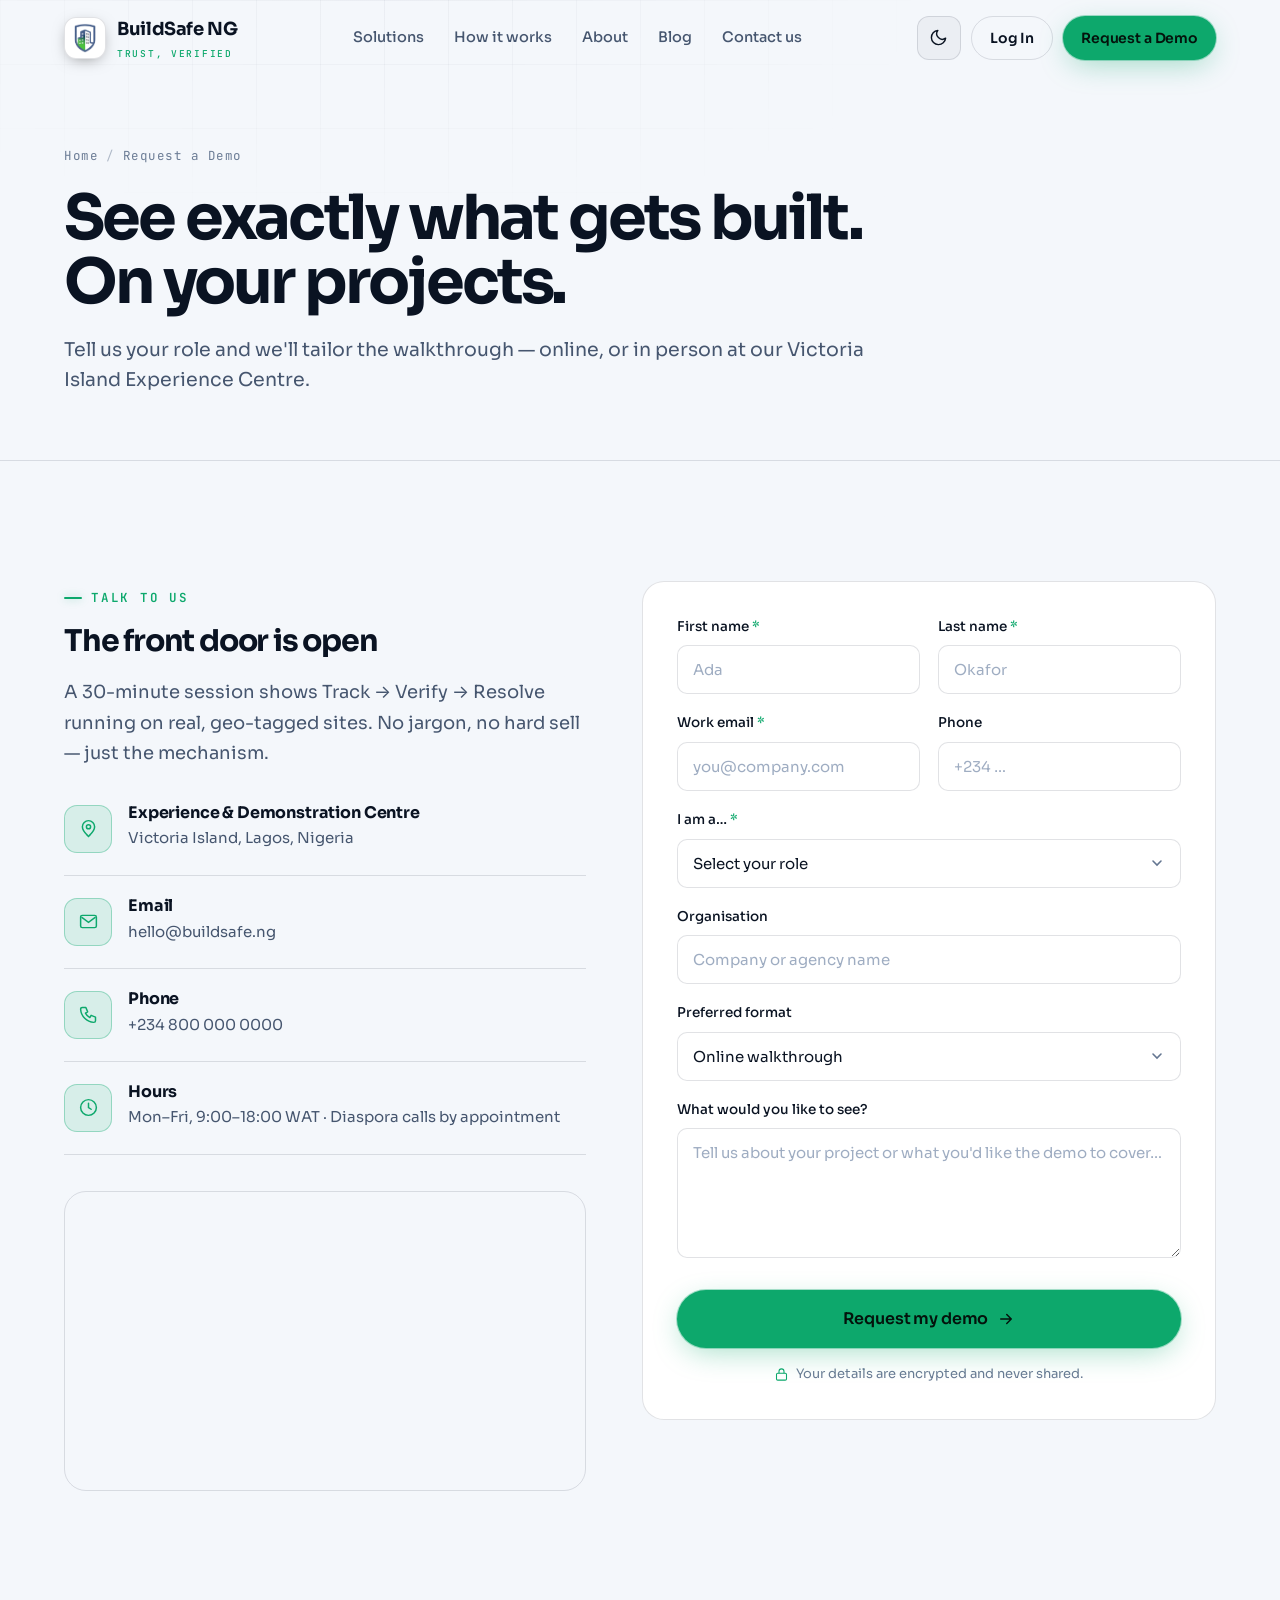
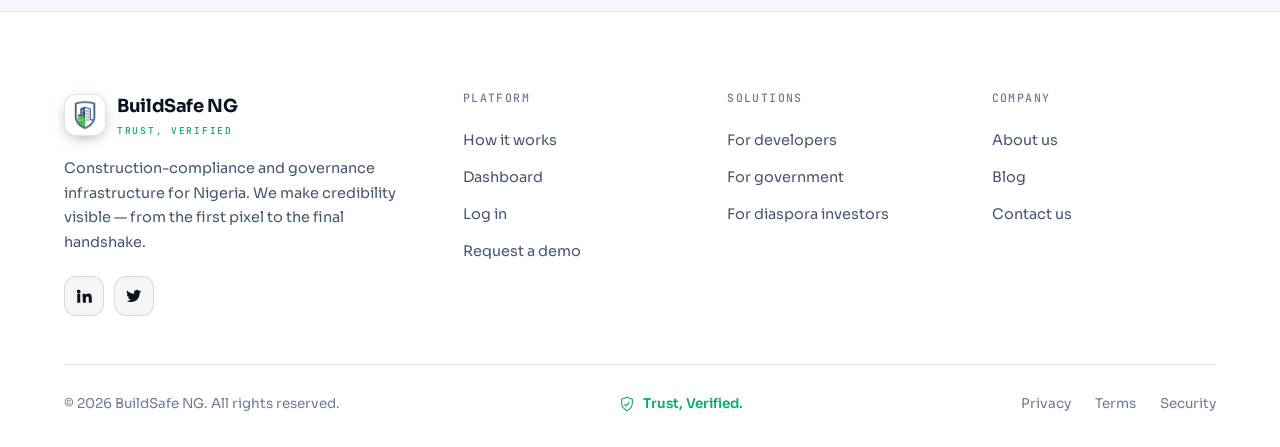
<file: demo.html>
<!doctype html>
<html lang="en">

<head>
  <meta charset="utf-8" />
  <meta name="viewport" content="width=device-width, initial-scale=1" />
  <title>Request a Demo — BuildSafe NG · Trust, Verified.</title>
  <meta name="description" content="See BuildSafe NG on your own projects. Book a walkthrough online or at our Victoria Island Experience Centre." />
  <link rel="preconnect" href="https://fonts.googleapis.com">
  <link rel="preconnect" href="https://fonts.gstatic.com" crossorigin>
  <link href="https://fonts.googleapis.com/css2?family=Sora:wght@400;500;600;700;800&family=Inter:wght@400;500;600;700&family=Space+Grotesk:wght@500;600;700&family=JetBrains+Mono:wght@500;600&display=swap" rel="stylesheet">
  <link rel="icon" type="image/png" href="assets/buildsafe-mark.png" />
  <link rel="stylesheet" href="css/styles.css" />
  <script>(function(){try{var t=localStorage.getItem('bsng-theme')||'light';document.documentElement.setAttribute('data-theme',t);}catch(e){document.documentElement.setAttribute('data-theme','light');}})();</script>
</head>

<body>

  <!-- NAV -->
  <header class="nav">
    <div class="nav__inner">
      <a href="index.html" class="brand"><span class="brand__mark"><img src="assets/buildsafe-mark.png" alt="BuildSafe NG" /></span><span>BuildSafe NG<small>Trust, Verified</small></span></a>
      <nav class="nav__links" aria-label="Primary">
        <a href="solutions.html">Solutions</a>
        <a href="how-it-works.html">How it works</a>
        <a href="about.html">About</a>
        <a href="blog.html">Blog</a><a href="#">Contact us</a>
      </nav>
      <div class="nav__cta">
      <button class="theme-toggle" type="button" aria-label="Toggle dark mode" title="Toggle theme"><svg class="theme-toggle__sun" viewBox="0 0 24 24" fill="none"><circle cx="12" cy="12" r="4" stroke="currentColor" stroke-width="1.8"/><path d="M12 2v2M12 20v2M4.9 4.9l1.4 1.4M17.7 17.7l1.4 1.4M2 12h2M20 12h2M4.9 19.1l1.4-1.4M17.7 6.3l1.4-1.4" stroke="currentColor" stroke-width="1.8" stroke-linecap="round"/></svg><svg class="theme-toggle__moon" viewBox="0 0 24 24" fill="none"><path d="M21 12.8A9 9 0 1111.2 3a7 7 0 009.8 9.8z" stroke="currentColor" stroke-width="1.8" stroke-linejoin="round"/></svg></button>
        <a href="login.html" class="btn btn--ghost btn--sm">Log In</a>
        <a href="demo.html" class="btn btn--primary btn--sm">Request a Demo</a>
        <button class="nav__toggle" aria-label="Menu" aria-expanded="false"><span></span><span></span><span></span></button>
      </div>
    </div>
  </header>
  <div class="mobile-menu">
    <a href="solutions.html">Solutions</a><a href="how-it-works.html">How it works</a><a href="about.html">About</a>
    <a href="blog.html">Blog</a><a href="#">Contact us</a><a href="login.html">Log In</a><a href="demo.html" class="btn btn--primary">Request a Demo</a>
  </div>

  <!-- PAGE HEAD -->
  <section class="page-head">
    <div class="page-head__bg"></div>
    <div class="container">
      <div class="crumbs"><a href="index.html">Home</a><span>/</span>Request a Demo</div>
      <h1>See exactly what gets built. On your projects.</h1>
      <p>Tell us your role and we'll tailor the walkthrough — online, or in person at our Victoria Island Experience Centre.</p>
    </div>
  </section>

  <!-- CONTACT GRID -->
  <section class="section">
    <div class="container">
      <div class="contact-grid">
        <!-- info -->
        <div class="reveal">
          <span class="eyebrow">Talk to us</span>
          <h2 class="section-title" style="font-size:30px;margin-bottom:8px">The front door is open</h2>
          <p class="section-lead" style="margin-bottom:14px">A 30-minute session shows Track → Verify → Resolve running on real, geo-tagged sites. No jargon, no hard sell — just the mechanism.</p>
          <div class="info-item">
            <span class="ic"><svg viewBox="0 0 24 24" fill="none"><path d="M12 21s7-6.4 7-11a7 7 0 10-14 0c0 4.6 7 11 7 11z" stroke="currentColor" stroke-width="1.7"/><circle cx="12" cy="10" r="2.4" stroke="currentColor" stroke-width="1.7"/></svg></span>
            <div>
              <h4>Experience &amp; Demonstration Centre</h4>
              <p>Victoria Island, Lagos, Nigeria</p>
            </div>
          </div>
          <div class="info-item">
            <span class="ic"><svg viewBox="0 0 24 24" fill="none"><rect x="3" y="5" width="18" height="14" rx="2" stroke="currentColor" stroke-width="1.7"/><path d="M4 7l8 6 8-6" stroke="currentColor" stroke-width="1.7"/></svg></span>
            <div>
              <h4>Email</h4><a href="mailto:hello@buildsafe.ng">hello@buildsafe.ng</a>
            </div>
          </div>
          <div class="info-item">
            <span class="ic"><svg viewBox="0 0 24 24" fill="none"><path d="M5 4h4l2 5-2.5 1.5a11 11 0 005 5L15 13l5 2v4a2 2 0 01-2 2A16 16 0 013 6a2 2 0 012-2z" stroke="currentColor" stroke-width="1.7" stroke-linejoin="round"/></svg></span>
            <div>
              <h4>Phone</h4><a href="tel:+2348000000000">+234 800 000 0000</a>
            </div>
          </div>
          <div class="info-item">
            <span class="ic"><svg viewBox="0 0 24 24" fill="none"><circle cx="12" cy="12" r="9" stroke="currentColor" stroke-width="1.7"/><path d="M12 7v5l3 2" stroke="currentColor" stroke-width="1.7" stroke-linecap="round"/></svg></span>
            <div>
              <h4>Hours</h4>
              <p>Mon–Fri, 9:00–18:00 WAT · Diaspora calls by appointment</p>
            </div>
          </div>
          <div class="map-embed">
            <iframe title="BuildSafe NG, Victoria Island" loading="lazy" referrerpolicy="no-referrer-when-downgrade" src="https://www.google.com/maps?q=Victoria+Island,+Lagos,+Nigeria&output=embed"></iframe>
          </div>
        </div>

        <!-- form -->
        <div class="reveal" data-d="2">
          <form class="form" data-mock="demo">
            <div class="form-fields">
              <div class="form-row">
                <div class="field"><label>First name <span class="req">*</span></label><input type="text" required placeholder="Ada" /></div>
                <div class="field"><label>Last name <span class="req">*</span></label><input type="text" required placeholder="Okafor" /></div>
              </div>
              <div class="form-row">
                <div class="field"><label>Work email <span class="req">*</span></label><input type="email" required placeholder="you@company.com" /></div>
                <div class="field"><label>Phone</label><input type="tel" placeholder="+234 …" /></div>
              </div>
              <div class="field">
                <label>I am a… <span class="req">*</span></label>
                <select title="select de" required>
                  <option value="">Select your role</option>
                  <option>Property developer</option>
                  <option>Government / regulatory agency</option>
                  <option>Diaspora investor</option>
                  <option>Construction professional</option>
                  <option>Other</option>
                </select>
              </div>
              <div class="field">
                <label>Organisation</label>
                <input type="text" placeholder="Company or agency name" />
              </div>
              <div class="field">
                <label>Preferred format</label>
                <select title="select format">
                  <option>Online walkthrough</option>
                  <option>In person — Victoria Island Experience Centre</option>
                </select>
              </div>
              <div class="field">
                <label>What would you like to see?</label>
                <textarea placeholder="Tell us about your project or what you'd like the demo to cover…"></textarea>
              </div>
              <button type="submit" class="btn btn--primary btn--lg">Request my demo
                <svg viewBox="0 0 24 24" fill="none">
                  <path d="M5 12h14M13 6l6 6-6 6" stroke="currentColor" stroke-width="2" stroke-linecap="round" stroke-linejoin="round" />
                </svg>
              </button>
              <p class="form-note"><svg viewBox="0 0 24 24" fill="none">
                  <rect x="4" y="10" width="16" height="11" rx="2" stroke="currentColor" stroke-width="1.7" />
                  <path d="M8 10V7a4 4 0 018 0v3" stroke="currentColor" stroke-width="1.7" />
                </svg> Your details are encrypted and never shared.</p>
            </div>
            <div class="form-success">
              <div class="circle"><svg viewBox="0 0 24 24" fill="none">
                  <path d="M20 6L9 17l-5-5" stroke="currentColor" stroke-width="2.4" stroke-linecap="round" stroke-linejoin="round" />
                </svg></div>
              <h4>Request received</h4>
              <p>Thank you. Our team will reach out within one business day to confirm your walkthrough. Trust, Verified.</p>
            </div>
          </form>
        </div>
      </div>
    </div>
  </section>

  <!-- FOOTER -->
  <footer class="footer">
    <div class="container">
      <div class="footer__top">
        <div>
          <a href="index.html" class="brand"><span class="brand__mark"><img src="assets/buildsafe-mark.png" alt="BuildSafe NG" /></span><span>BuildSafe NG<small>Trust, Verified</small></span></a>
          <p class="footer__about">Construction-compliance and governance infrastructure for Nigeria. We make credibility visible — from the first pixel to the final handshake.</p>
          <div class="footer__social"><a href="#" aria-label="LinkedIn"><svg viewBox="0 0 24 24" fill="currentColor">
                <path d="M4.98 3.5a2.5 2.5 0 11-.02 5 2.5 2.5 0 01.02-5zM3 9h4v12H3zM10 9h3.8v1.7h.05c.53-.95 1.83-1.95 3.77-1.95 4 0 4.75 2.6 4.75 6V21h-4v-5.4c0-1.3 0-3-1.8-3s-2.1 1.4-2.1 2.9V21h-4z" />
              </svg></a><a href="#" aria-label="Twitter"><svg viewBox="0 0 24 24" fill="currentColor">
                <path d="M22 5.9c-.7.3-1.5.6-2.3.7.8-.5 1.5-1.3 1.8-2.3-.8.5-1.7.8-2.6 1a4 4 0 00-6.9 3.7A11.4 11.4 0 013 4.8a4 4 0 001.2 5.4c-.6 0-1.2-.2-1.8-.5a4 4 0 003.2 4 4 4 0 01-1.8.1 4 4 0 003.7 2.8A8 8 0 012 18.6 11.3 11.3 0 008.1 20c7.3 0 11.4-6.1 11.4-11.4v-.5c.8-.6 1.5-1.3 2-2.2z" />
              </svg></a></div>
        </div>
        <div class="footer__col">
          <h5>Platform</h5><a href="how-it-works.html">How it works</a><a href="dashboard.html">Dashboard</a><a href="login.html">Log in</a><a href="demo.html">Request a demo</a>
        </div>
        <div class="footer__col">
          <h5>Solutions</h5><a href="solutions.html#developers">For developers</a><a href="solutions.html#government">For government</a><a href="solutions.html#investors">For diaspora investors</a>
        </div>
        <div class="footer__col">
          <h5>Company</h5><a href="about.html">About us</a><a href="blog.html">Blog</a><a href="#">Contact us</a>
        </div>
      </div>
      <div class="footer__bottom">
        <p>© <span id="year">2026</span> BuildSafe NG. All rights reserved.</p>
        <span class="badge-trust"><svg viewBox="0 0 24 24" fill="none"><path d="M12 2L4 5v6c0 5 3.5 8.5 8 11 4.5-2.5 8-6 8-11V5l-8-3z" stroke="currentColor" stroke-width="1.6" stroke-linejoin="round"/><path d="M8.5 12.5l2.2 2.2 4.3-4.6" stroke="currentColor" stroke-width="1.8" stroke-linecap="round" stroke-linejoin="round"/></svg> Trust, Verified.</span>
        <div class="links"><a href="#">Privacy</a><a href="#">Terms</a><a href="#">Security</a></div>
      </div>
    </div>
  </footer>
  <script src="js/main.js"></script>
</body>

</html>
</file>
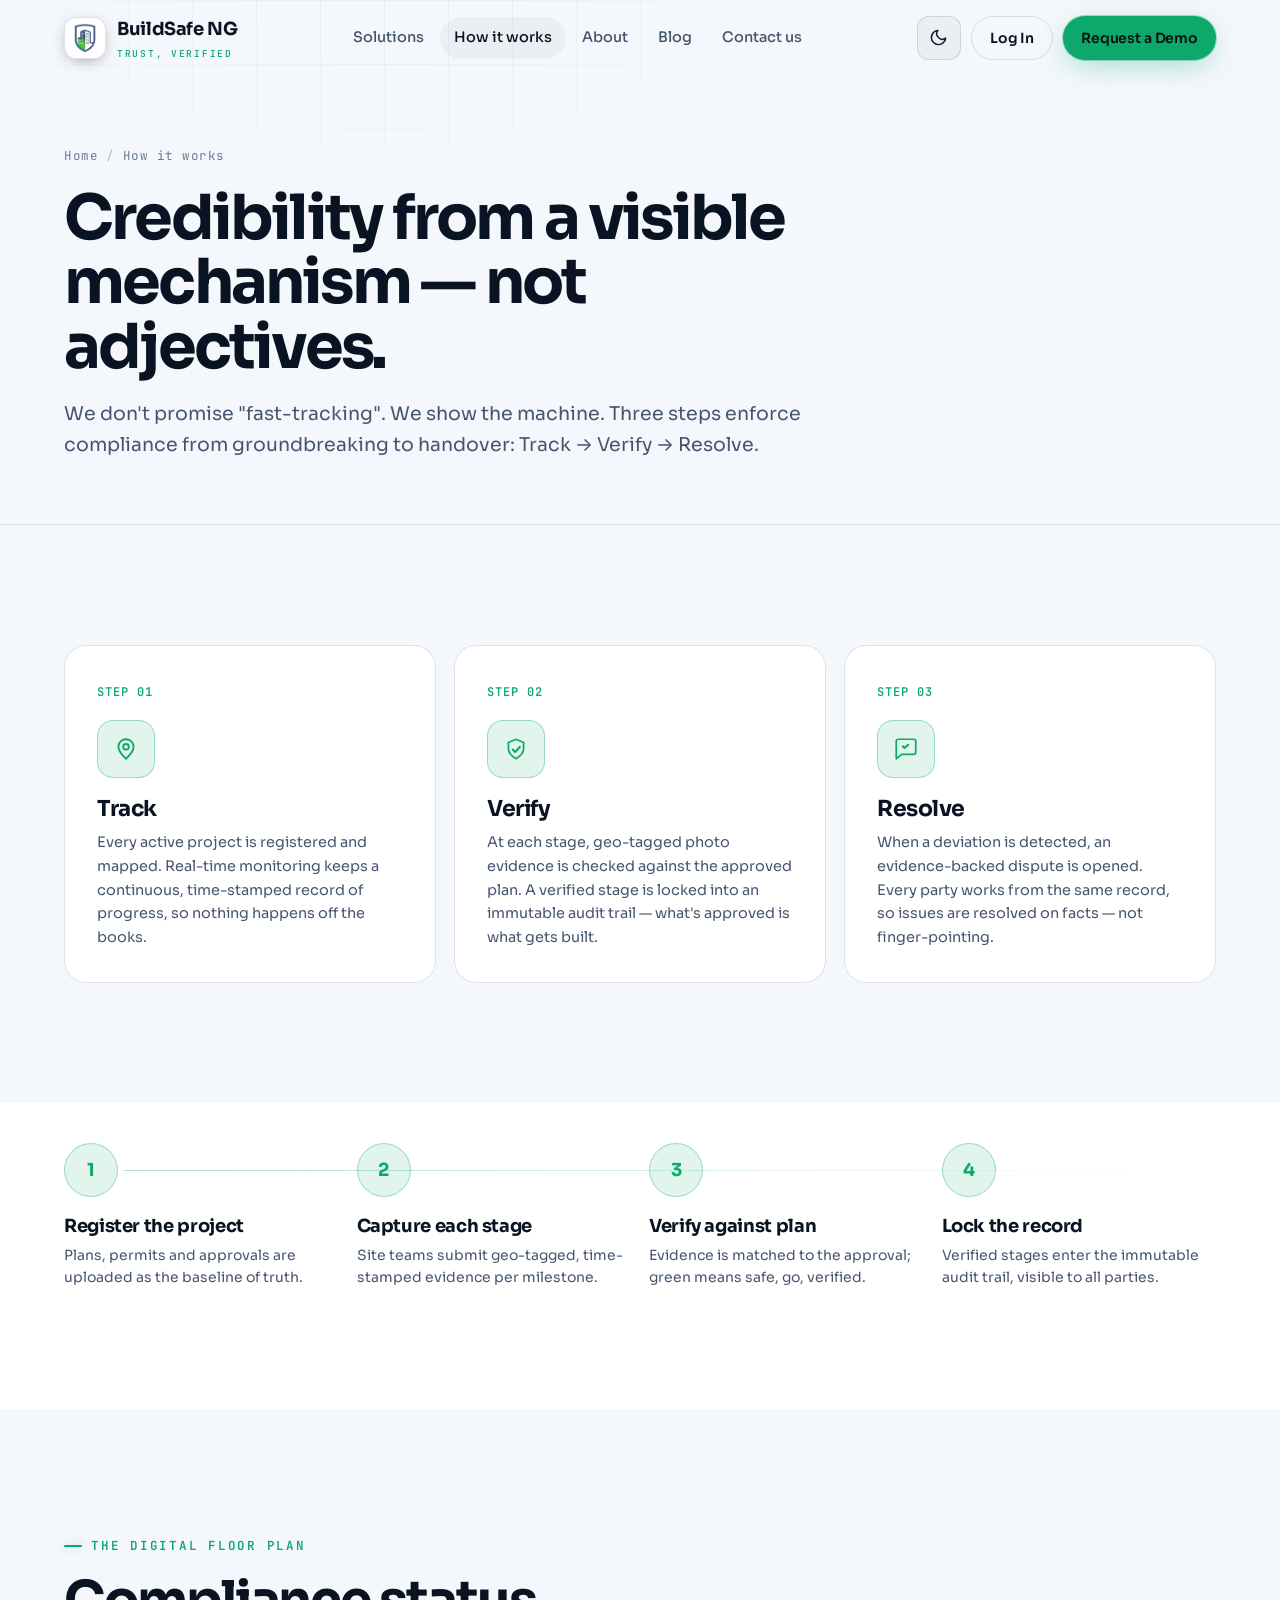
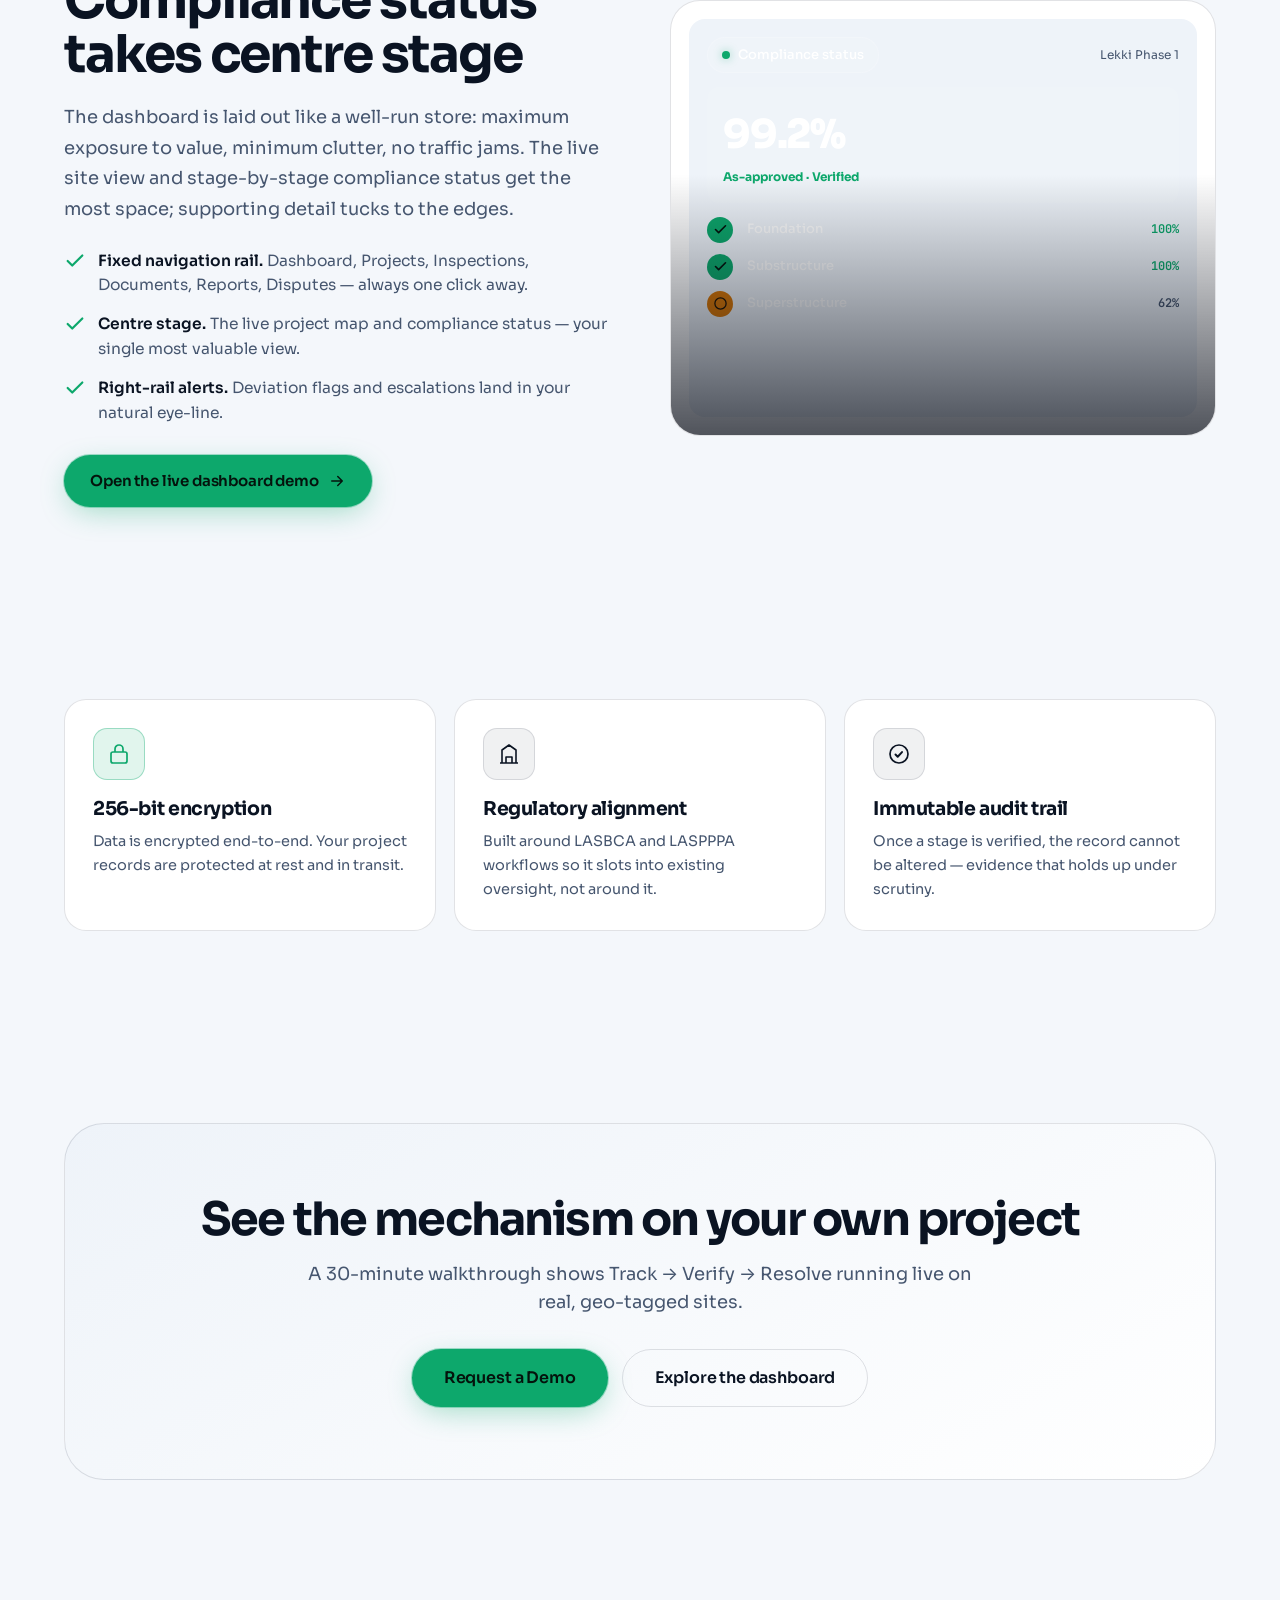
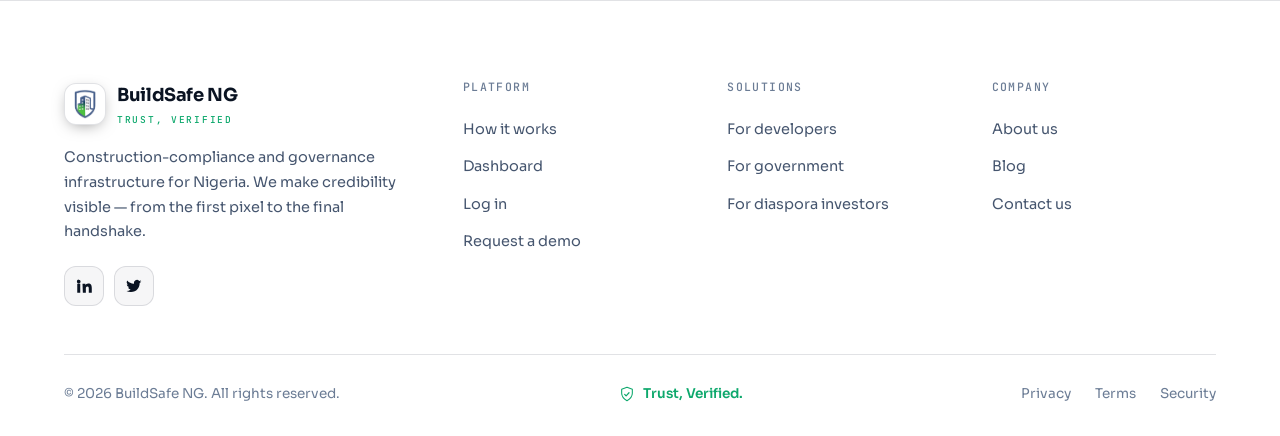
<file: how-it-works.html>
<!doctype html>
<html lang="en">
<head>
<meta charset="utf-8" />
<meta name="viewport" content="width=device-width, initial-scale=1" />
<title>How it works — BuildSafe NG · Track → Verify → Resolve</title>
<meta name="description" content="Credibility from a visible mechanism, not adjectives. See how BuildSafe NG enforces compliance at every construction stage: Track, Verify, Resolve." />
<link rel="preconnect" href="https://fonts.googleapis.com">
<link rel="preconnect" href="https://fonts.gstatic.com" crossorigin>
<link href="https://fonts.googleapis.com/css2?family=Sora:wght@400;500;600;700;800&family=Inter:wght@400;500;600;700&family=Space+Grotesk:wght@500;600;700&family=JetBrains+Mono:wght@500;600&display=swap" rel="stylesheet">
<link rel="icon" type="image/png" href="assets/buildsafe-mark.png" />
<link rel="stylesheet" href="css/styles.css" />
  <script>(function(){try{var t=localStorage.getItem('bsng-theme')||'light';document.documentElement.setAttribute('data-theme',t);}catch(e){document.documentElement.setAttribute('data-theme','light');}})();</script>
</head>
<body>

<!-- NAV -->
<header class="nav">
  <div class="nav__inner">
    <a href="index.html" class="brand"><span class="brand__mark"><img src="assets/buildsafe-mark.png" alt="BuildSafe NG" /></span><span>BuildSafe NG<small>Trust, Verified</small></span></a>
    <nav class="nav__links" aria-label="Primary">
      <a href="solutions.html">Solutions</a>
      <a href="how-it-works.html" class="active">How it works</a>
      <a href="about.html">About</a>
      <a href="blog.html">Blog</a><a href="#">Contact us</a>
    </nav>
    <div class="nav__cta">
      <button class="theme-toggle" type="button" aria-label="Toggle dark mode" title="Toggle theme"><svg class="theme-toggle__sun" viewBox="0 0 24 24" fill="none"><circle cx="12" cy="12" r="4" stroke="currentColor" stroke-width="1.8"/><path d="M12 2v2M12 20v2M4.9 4.9l1.4 1.4M17.7 17.7l1.4 1.4M2 12h2M20 12h2M4.9 19.1l1.4-1.4M17.7 6.3l1.4-1.4" stroke="currentColor" stroke-width="1.8" stroke-linecap="round"/></svg><svg class="theme-toggle__moon" viewBox="0 0 24 24" fill="none"><path d="M21 12.8A9 9 0 1111.2 3a7 7 0 009.8 9.8z" stroke="currentColor" stroke-width="1.8" stroke-linejoin="round"/></svg></button>
      <a href="login.html" class="btn btn--ghost btn--sm">Log In</a>
      <a href="demo.html" class="btn btn--primary btn--sm">Request a Demo</a>
      <button class="nav__toggle" aria-label="Menu" aria-expanded="false"><span></span><span></span><span></span></button>
    </div>
  </div>
</header>
<div class="mobile-menu">
  <a href="solutions.html">Solutions</a><a href="how-it-works.html">How it works</a><a href="about.html">About</a>
      <a href="blog.html">Blog</a><a href="#">Contact us</a><a href="login.html">Log In</a><a href="demo.html" class="btn btn--primary">Request a Demo</a>
</div>

<!-- PAGE HEAD -->
<section class="page-head">
  <div class="page-head__bg"></div>
  <div class="container">
    <div class="crumbs"><a href="index.html">Home</a><span>/</span>How it works</div>
    <h1>Credibility from a visible mechanism — not adjectives.</h1>
    <p>We don't promise "fast-tracking". We show the machine. Three steps enforce compliance from groundbreaking to handover: Track → Verify → Resolve.</p>
  </div>
</section>

<!-- MECHANISM -->
<section class="section">
  <div class="container">
    <div class="mech">
      <div class="mech__step reveal" data-d="1">
        <span class="mech__n">STEP 01</span>
        <span class="mech__ic"><svg viewBox="0 0 24 24" fill="none"><path d="M12 21s7-6.4 7-11a7 7 0 10-14 0c0 4.6 7 11 7 11z" stroke="currentColor" stroke-width="1.7"/><circle cx="12" cy="10" r="2.6" stroke="currentColor" stroke-width="1.7"/></svg></span>
        <h3>Track</h3>
        <p>Every active project is registered and mapped. Real-time monitoring keeps a continuous, time-stamped record of progress, so nothing happens off the books.</p>
        <span class="mech__arrow"><svg viewBox="0 0 24 24" fill="none"><path d="M5 12h14M13 6l6 6-6 6" stroke="currentColor" stroke-width="2" stroke-linecap="round" stroke-linejoin="round"/></svg></span>
      </div>
      <div class="mech__step reveal" data-d="2">
        <span class="mech__n">STEP 02</span>
        <span class="mech__ic"><svg viewBox="0 0 24 24" fill="none"><path d="M9 12.5l2.2 2.2 4.3-4.6" stroke="currentColor" stroke-width="2" stroke-linecap="round" stroke-linejoin="round"/><path d="M12 3l7 3v6c0 4.6-7 9-7 9s-7-4.4-7-9V6l7-3z" stroke="currentColor" stroke-width="1.6" stroke-linejoin="round"/></svg></span>
        <h3>Verify</h3>
        <p>At each stage, geo-tagged photo evidence is checked against the approved plan. A verified stage is locked into an immutable audit trail — what's approved is what gets built.</p>
        <span class="mech__arrow"><svg viewBox="0 0 24 24" fill="none"><path d="M5 12h14M13 6l6 6-6 6" stroke="currentColor" stroke-width="2" stroke-linecap="round" stroke-linejoin="round"/></svg></span>
      </div>
      <div class="mech__step reveal" data-d="3">
        <span class="mech__n">STEP 03</span>
        <span class="mech__ic"><svg viewBox="0 0 24 24" fill="none"><path d="M21 15a2 2 0 01-2 2H8l-5 4V5a2 2 0 012-2h14a2 2 0 012 2v10z" stroke="currentColor" stroke-width="1.6" stroke-linejoin="round"/><path d="M9 9.5l1.6 1.6L14 8" stroke="currentColor" stroke-width="1.8" stroke-linecap="round" stroke-linejoin="round"/></svg></span>
        <h3>Resolve</h3>
        <p>When a deviation is detected, an evidence-backed dispute is opened. Every party works from the same record, so issues are resolved on facts — not finger-pointing.</p>
      </div>
    </div>
  </div>
</section>

<!-- DETAILED STEPS -->
<section class="section" style="background:var(--surface);padding-top:40px">
  <div class="container">
    <div class="process">
      <div class="step reveal"><div class="step__num">1</div><h4>Register the project</h4><p>Plans, permits and approvals are uploaded as the baseline of truth.</p></div>
      <div class="step reveal" data-d="1"><div class="step__num">2</div><h4>Capture each stage</h4><p>Site teams submit geo-tagged, time-stamped evidence per milestone.</p></div>
      <div class="step reveal" data-d="2"><div class="step__num">3</div><h4>Verify against plan</h4><p>Evidence is matched to the approval; green means safe, go, verified.</p></div>
      <div class="step reveal" data-d="3"><div class="step__num">4</div><h4>Lock the record</h4><p>Verified stages enter the immutable audit trail, visible to all parties.</p></div>
    </div>
  </div>
</section>

<!-- DASHBOARD PREVIEW SPLIT -->
<section class="section">
  <div class="container">
    <div class="split">
      <div class="split__copy reveal">
        <span class="eyebrow">The digital floor plan</span>
        <h2 class="section-title">Compliance status takes centre stage</h2>
        <p class="section-lead">The dashboard is laid out like a well-run store: maximum exposure to value, minimum clutter, no traffic jams. The live site view and stage-by-stage compliance status get the most space; supporting detail tucks to the edges.</p>
        <ul class="checks">
          <li><svg viewBox="0 0 24 24" fill="none"><path d="M20 6L9 17l-5-5" stroke="currentColor" stroke-width="2.4" stroke-linecap="round" stroke-linejoin="round"/></svg><span><strong>Fixed navigation rail.</strong> Dashboard, Projects, Inspections, Documents, Reports, Disputes — always one click away.</span></li>
          <li><svg viewBox="0 0 24 24" fill="none"><path d="M20 6L9 17l-5-5" stroke="currentColor" stroke-width="2.4" stroke-linecap="round" stroke-linejoin="round"/></svg><span><strong>Centre stage.</strong> The live project map and compliance status — your single most valuable view.</span></li>
          <li><svg viewBox="0 0 24 24" fill="none"><path d="M20 6L9 17l-5-5" stroke="currentColor" stroke-width="2.4" stroke-linecap="round" stroke-linejoin="round"/></svg><span><strong>Right-rail alerts.</strong> Deviation flags and escalations land in your natural eye-line.</span></li>
        </ul>
        <a href="dashboard.html" class="btn btn--primary" style="margin-top:30px">Open the live dashboard demo
          <svg viewBox="0 0 24 24" fill="none"><path d="M5 12h14M13 6l6 6-6 6" stroke="currentColor" stroke-width="2" stroke-linecap="round" stroke-linejoin="round"/></svg></a>
      </div>
      <div class="split__media reveal" data-d="2" style="aspect-ratio:4/3.2;background:var(--surface);border:1px solid var(--border);padding:18px">
        <div style="background:var(--surface-2);border-radius:16px;height:100%;padding:18px;color:#fff;display:flex;flex-direction:column;gap:14px">
          <div style="display:flex;align-items:center;justify-content:space-between">
            <span class="pill" style="background:rgba(255,255,255,.09);border-color:rgba(255,255,255,.16);color:#fff"><span class="pulse"></span> Compliance status</span>
            <span style="font-size:12px;color:var(--text-2)">Lekki Phase 1</span>
          </div>
          <div style="background:rgba(255,255,255,.06);border-radius:12px;padding:16px">
            <div style="font-size:40px;font-weight:800;letter-spacing:-.03em">99.2%</div>
            <div style="font-size:12px;color:var(--green);font-weight:700">As-approved · Verified</div>
          </div>
          <div class="stage-track" style="gap:11px">
            <div class="stagebar"><span class="ic" style="width:26px;height:26px"><svg viewBox="0 0 24 24" fill="none"><path d="M20 6L9 17l-5-5" stroke="currentColor" stroke-width="2.6" stroke-linecap="round" stroke-linejoin="round"/></svg></span><span class="nm" style="color:#fff;font-size:13px">Foundation</span><span class="pct" style="color:var(--green)">100%</span></div>
            <div class="stagebar"><span class="ic" style="width:26px;height:26px"><svg viewBox="0 0 24 24" fill="none"><path d="M20 6L9 17l-5-5" stroke="currentColor" stroke-width="2.6" stroke-linecap="round" stroke-linejoin="round"/></svg></span><span class="nm" style="color:#fff;font-size:13px">Substructure</span><span class="pct" style="color:var(--green)">100%</span></div>
            <div class="stagebar"><span class="ic active" style="width:26px;height:26px"><svg viewBox="0 0 24 24" fill="none"><circle cx="12" cy="12" r="9" stroke="currentColor" stroke-width="2"/></svg></span><span class="nm" style="color:#fff;font-size:13px">Superstructure</span><span class="pct" style="color:var(--text-2)">62%</span></div>
          </div>
        </div>
      </div>
    </div>
  </div>
</section>

<!-- SECURITY BAND -->
<section class="section--tight">
  <div class="container">
    <div class="grid-3">
      <div class="card reveal"><div class="card__ic green"><svg viewBox="0 0 24 24" fill="none"><rect x="4" y="10" width="16" height="11" rx="2" stroke="currentColor" stroke-width="1.7"/><path d="M8 10V7a4 4 0 018 0v3" stroke="currentColor" stroke-width="1.7"/></svg></div><h3>256-bit encryption</h3><p>Data is encrypted end-to-end. Your project records are protected at rest and in transit.</p></div>
      <div class="card reveal" data-d="1"><div class="card__ic"><svg viewBox="0 0 24 24" fill="none"><path d="M3 21h18M5 21V8l7-5 7 5v13M9 21v-6h6v6" stroke="currentColor" stroke-width="1.6" stroke-linejoin="round"/></svg></div><h3>Regulatory alignment</h3><p>Built around LASBCA and LASPPPA workflows so it slots into existing oversight, not around it.</p></div>
      <div class="card reveal" data-d="2"><div class="card__ic"><svg viewBox="0 0 24 24" fill="none"><circle cx="12" cy="12" r="9" stroke="currentColor" stroke-width="1.7"/><path d="M8.5 12.5l2.2 2.2 4.3-4.6" stroke="currentColor" stroke-width="2" stroke-linecap="round" stroke-linejoin="round"/></svg></div><h3>Immutable audit trail</h3><p>Once a stage is verified, the record cannot be altered — evidence that holds up under scrutiny.</p></div>
    </div>
  </div>
</section>

<!-- CTA -->
<section class="section">
  <div class="container">
    <div class="band center reveal">
      <h2>See the mechanism on your own project</h2>
      <p>A 30-minute walkthrough shows Track → Verify → Resolve running live on real, geo-tagged sites.</p>
      <div class="band__cta"><a href="demo.html" class="btn btn--primary btn--lg">Request a Demo</a><a href="dashboard.html" class="btn btn--outline-light btn--lg">Explore the dashboard</a></div>
    </div>
  </div>
</section>

<!-- FOOTER -->
<footer class="footer">
  <div class="container">
    <div class="footer__top">
      <div>
        <a href="index.html" class="brand"><span class="brand__mark"><img src="assets/buildsafe-mark.png" alt="BuildSafe NG" /></span><span>BuildSafe NG<small>Trust, Verified</small></span></a>
        <p class="footer__about">Construction-compliance and governance infrastructure for Nigeria. We make credibility visible — from the first pixel to the final handshake.</p>
        <div class="footer__social"><a href="#" aria-label="LinkedIn"><svg viewBox="0 0 24 24" fill="currentColor"><path d="M4.98 3.5a2.5 2.5 0 11-.02 5 2.5 2.5 0 01.02-5zM3 9h4v12H3zM10 9h3.8v1.7h.05c.53-.95 1.83-1.95 3.77-1.95 4 0 4.75 2.6 4.75 6V21h-4v-5.4c0-1.3 0-3-1.8-3s-2.1 1.4-2.1 2.9V21h-4z"/></svg></a><a href="#" aria-label="Twitter"><svg viewBox="0 0 24 24" fill="currentColor"><path d="M22 5.9c-.7.3-1.5.6-2.3.7.8-.5 1.5-1.3 1.8-2.3-.8.5-1.7.8-2.6 1a4 4 0 00-6.9 3.7A11.4 11.4 0 013 4.8a4 4 0 001.2 5.4c-.6 0-1.2-.2-1.8-.5a4 4 0 003.2 4 4 4 0 01-1.8.1 4 4 0 003.7 2.8A8 8 0 012 18.6 11.3 11.3 0 008.1 20c7.3 0 11.4-6.1 11.4-11.4v-.5c.8-.6 1.5-1.3 2-2.2z"/></svg></a></div>
      </div>
      <div class="footer__col"><h5>Platform</h5><a href="how-it-works.html">How it works</a><a href="dashboard.html">Dashboard</a><a href="login.html">Log in</a><a href="demo.html">Request a demo</a></div>
      <div class="footer__col"><h5>Solutions</h5><a href="solutions.html#developers">For developers</a><a href="solutions.html#government">For government</a><a href="solutions.html#investors">For diaspora investors</a></div>
      <div class="footer__col"><h5>Company</h5><a href="about.html">About us</a><a href="blog.html">Blog</a><a href="#">Contact us</a></div>
    </div>
    <div class="footer__bottom">
      <p>© <span id="year">2026</span> BuildSafe NG. All rights reserved.</p>
      <span class="badge-trust"><svg viewBox="0 0 24 24" fill="none"><path d="M12 2L4 5v6c0 5 3.5 8.5 8 11 4.5-2.5 8-6 8-11V5l-8-3z" stroke="currentColor" stroke-width="1.6" stroke-linejoin="round"/><path d="M8.5 12.5l2.2 2.2 4.3-4.6" stroke="currentColor" stroke-width="1.8" stroke-linecap="round" stroke-linejoin="round"/></svg> Trust, Verified.</span>
      <div class="links"><a href="#">Privacy</a><a href="#">Terms</a><a href="#">Security</a></div>
    </div>
  </div>
</footer>
<script src="js/main.js"></script>
</body>
</html>
</file>
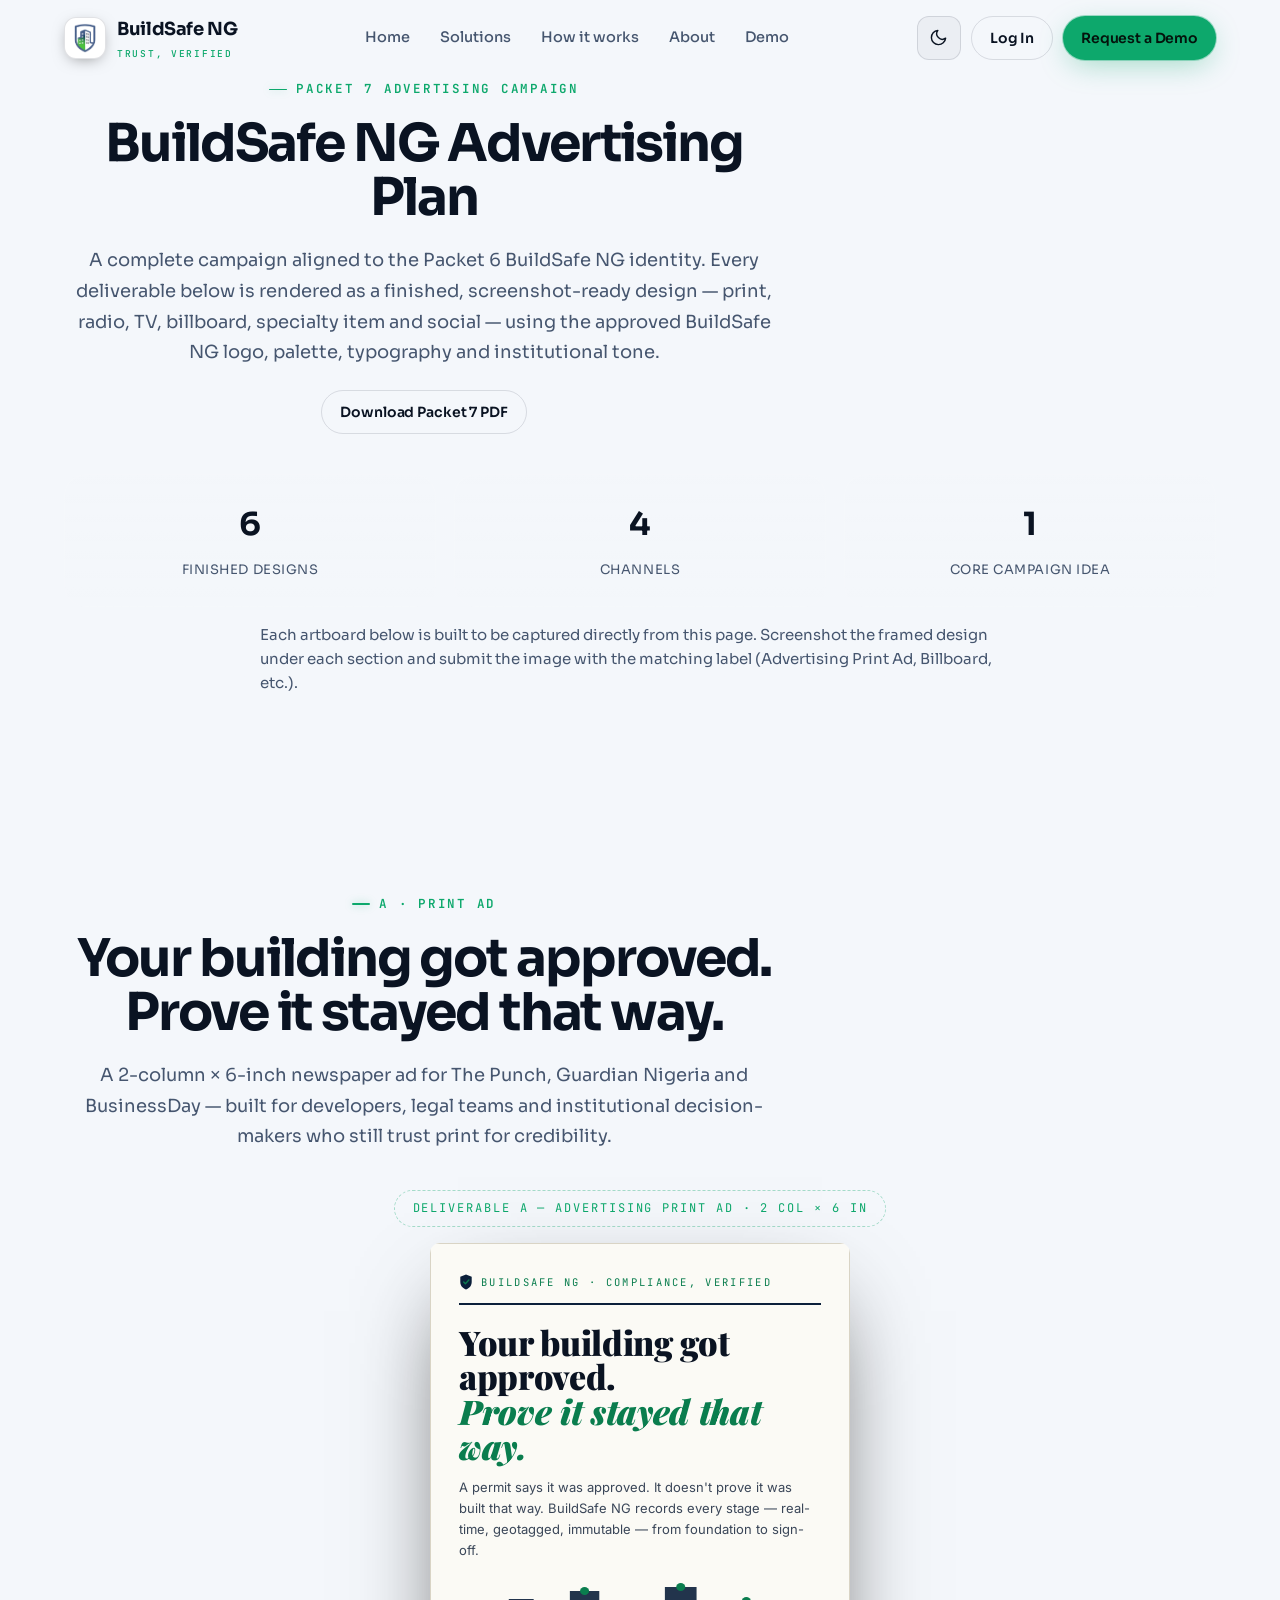
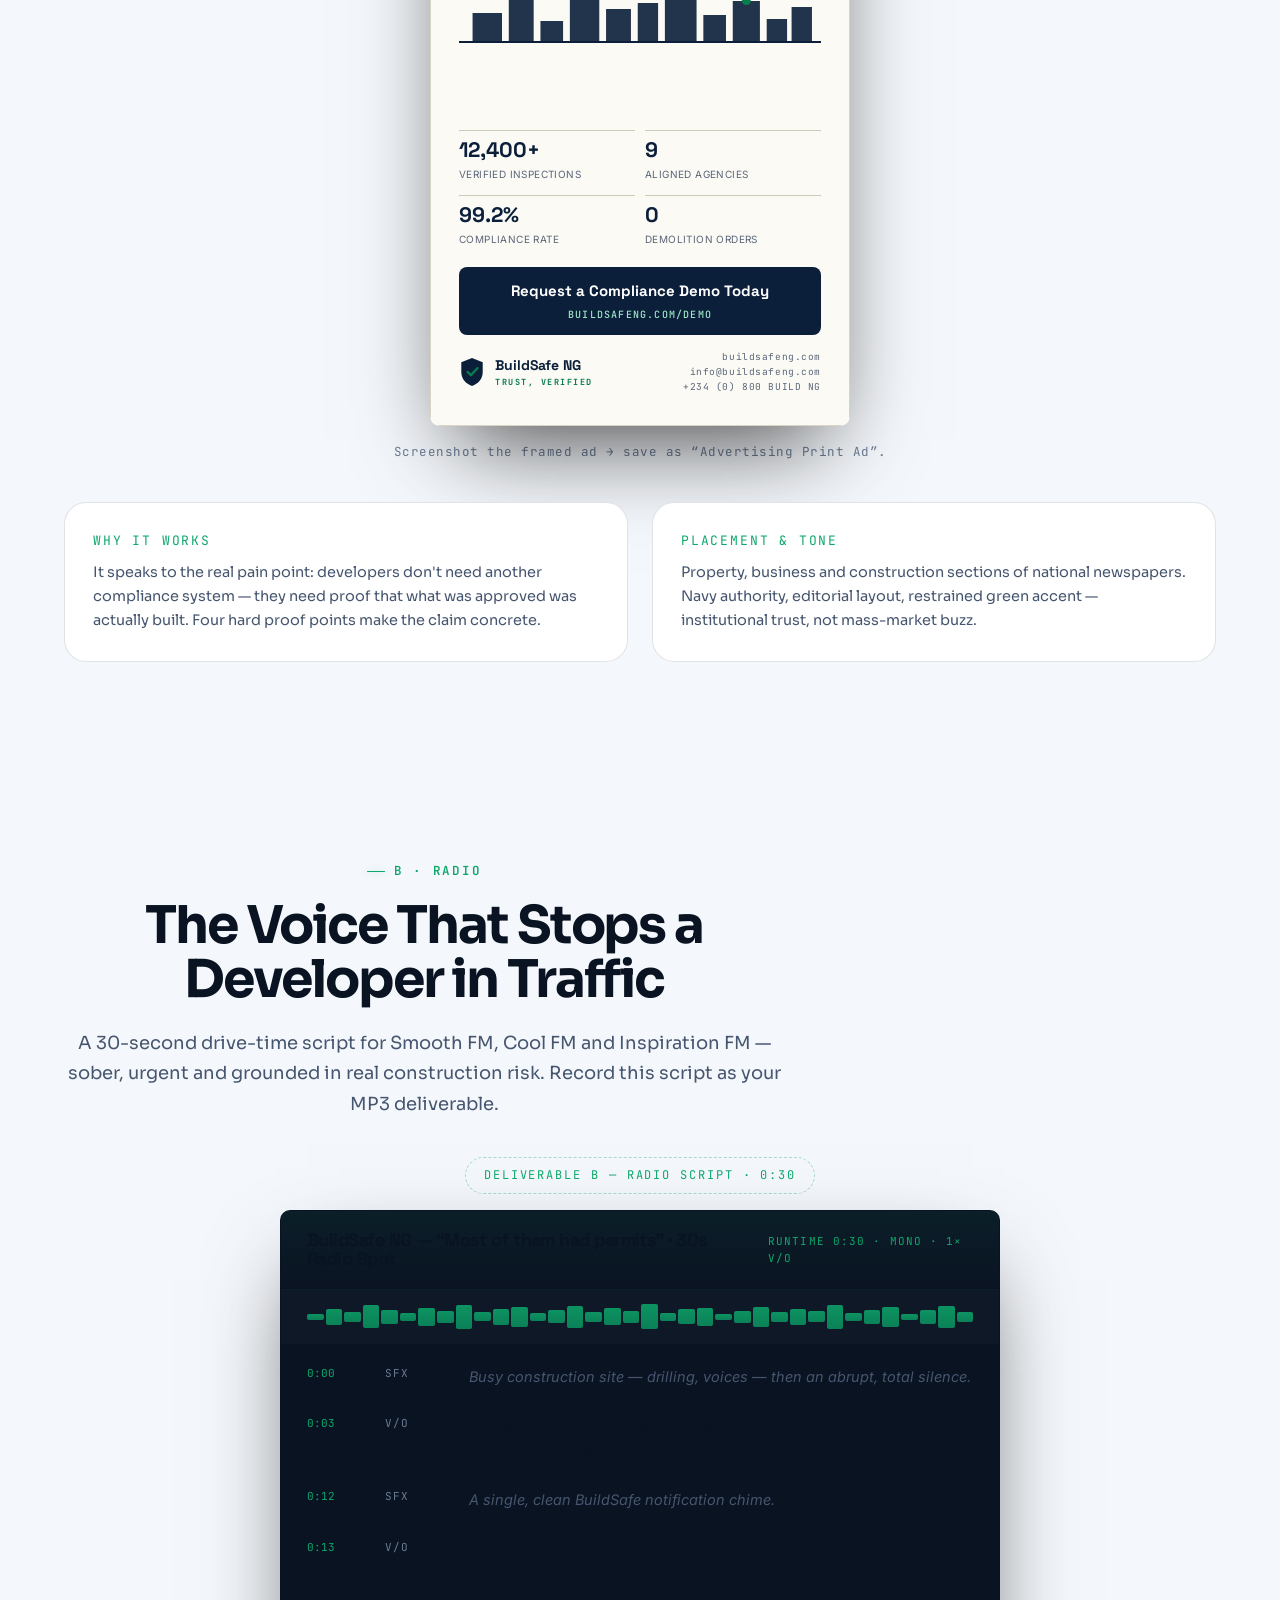
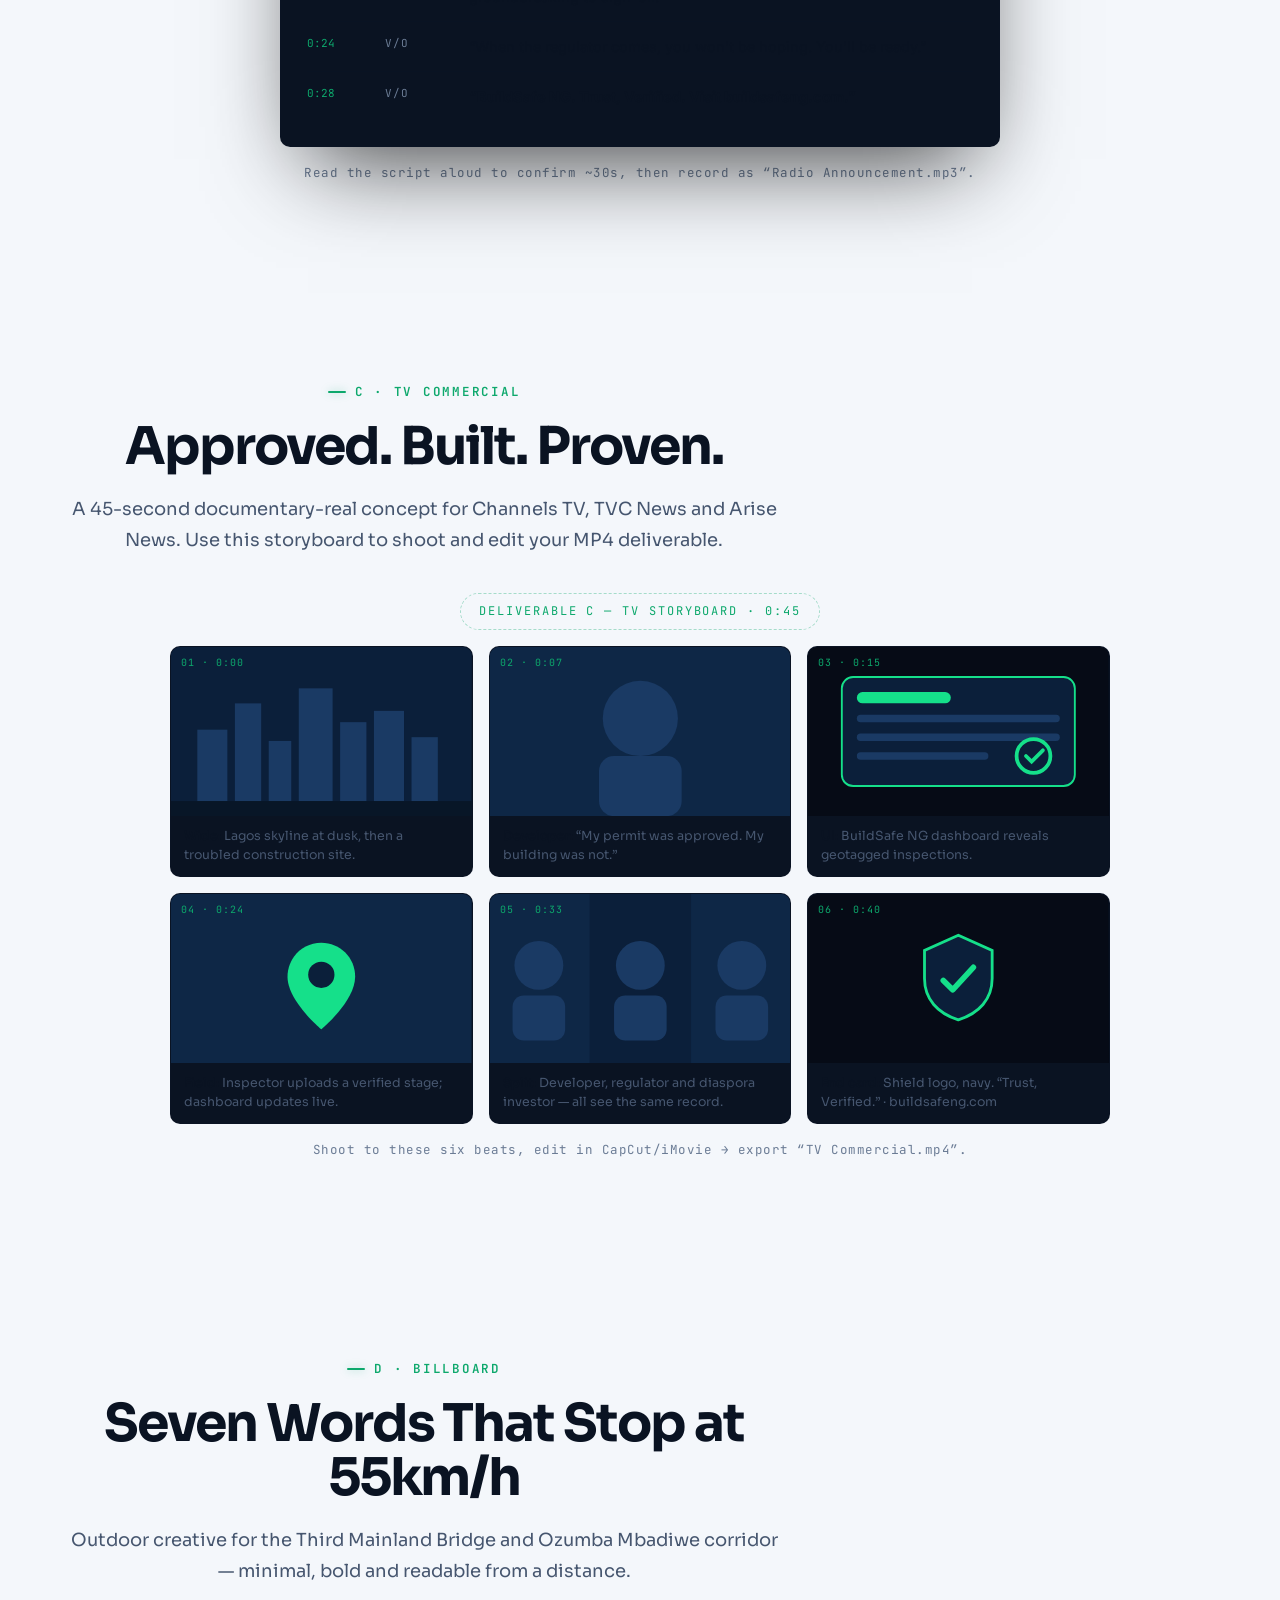
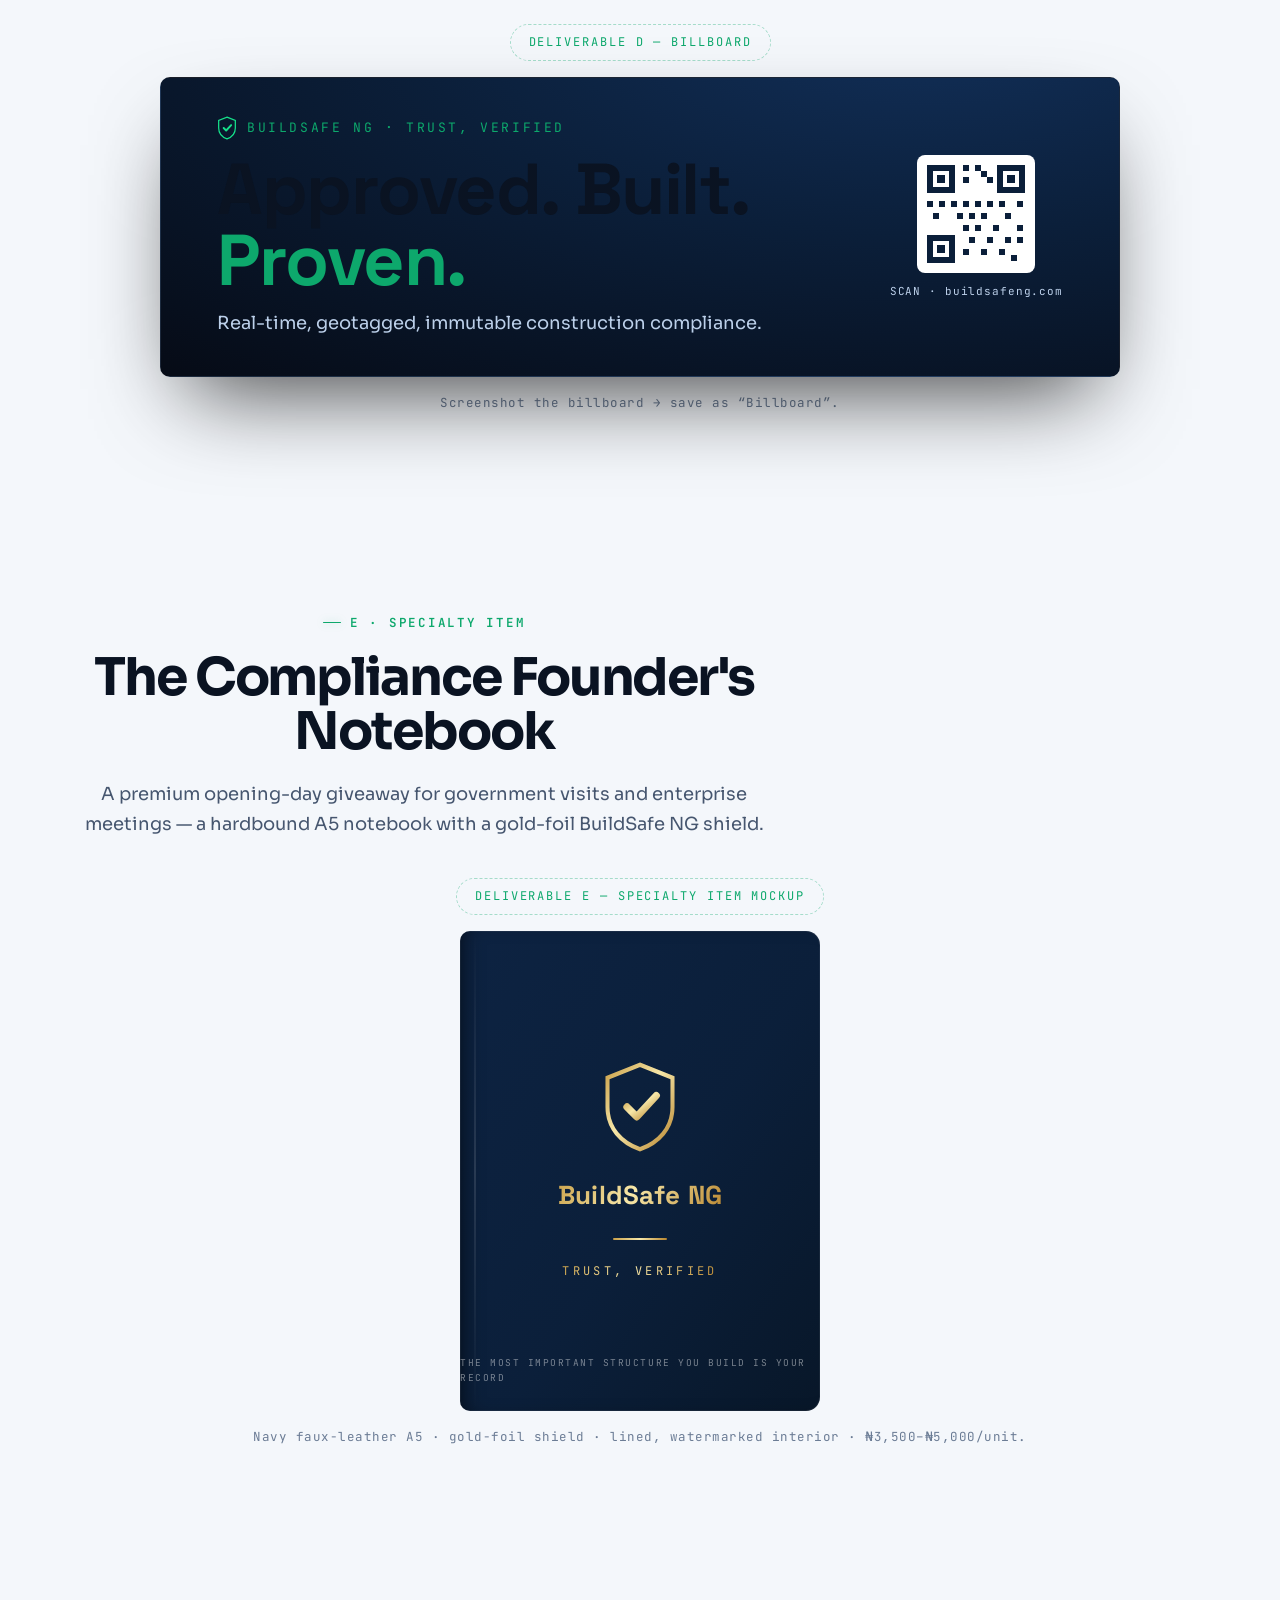
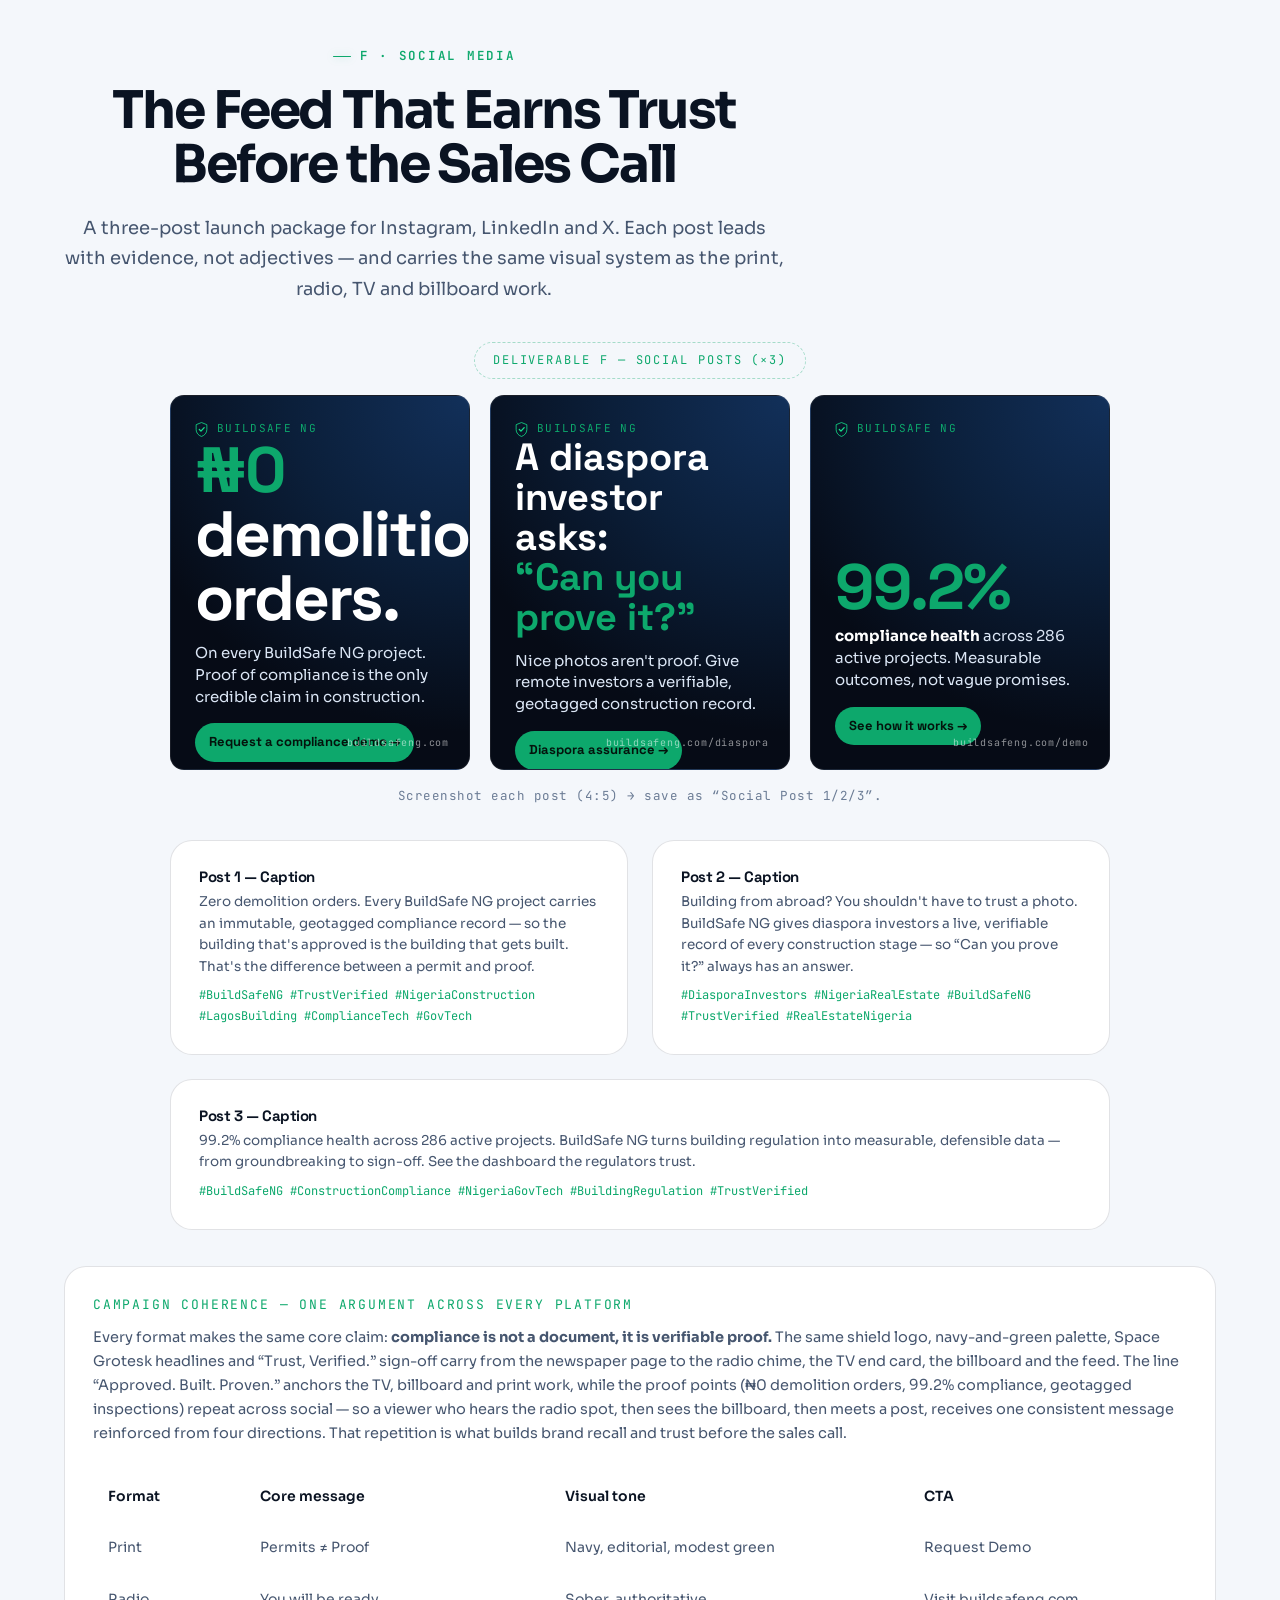
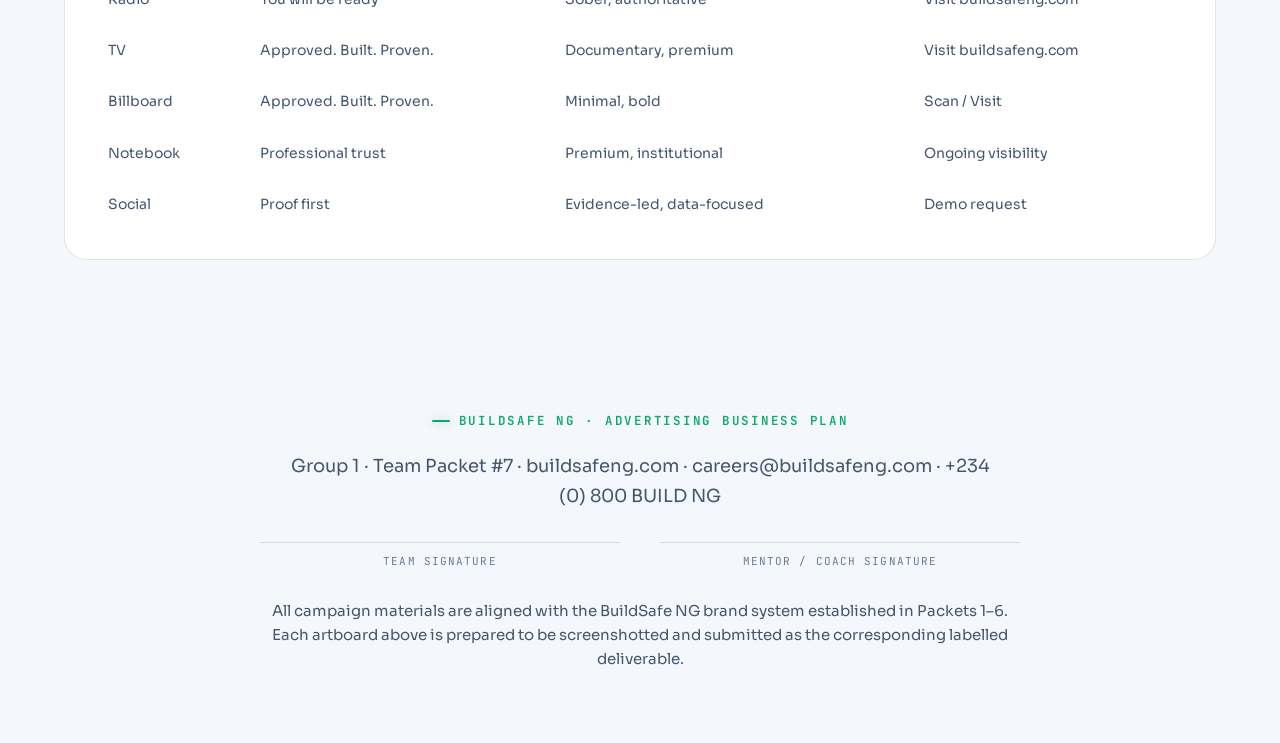
<file: packet7.html>
<!doctype html>
<html lang="en">
<head>
  <meta charset="utf-8" />
  <meta name="viewport" content="width=device-width, initial-scale=1" />
  <title>BuildSafe NG — Packet 7 Advertising Campaign</title>
  <meta name="description" content="BuildSafe NG Packet 7 advertising campaign with screenshot-ready print, radio, TV, billboard, specialty and social media designs." />
  <link rel="preconnect" href="https://fonts.googleapis.com" />
  <link rel="preconnect" href="https://fonts.gstatic.com" crossorigin />
  <link href="https://fonts.googleapis.com/css2?family=Sora:wght@400;500;600;700;800&family=Inter:wght@400;500;600;700&family=Space+Grotesk:wght@500;600;700&family=JetBrains+Mono:wght@500;600&family=Playfair+Display:wght@700;800;900&display=swap" rel="stylesheet" />
  <link rel="icon" type="image/png" href="assets/buildsafe-mark.png" />
  <link rel="stylesheet" href="css/styles.css" />
  <style>
    .hero-panel{display:grid;grid-template-columns:repeat(3,minmax(0,1fr));gap:18px;margin-top:40px}
    .hero-stat{background:linear-gradient(180deg,rgba(255,255,255,.06),rgba(255,255,255,.03));border:1px solid rgba(255,255,255,.08);border-radius:22px;padding:24px;text-align:center}
    .hero-stat strong{display:block;font-size:32px;color:var(--text);margin-bottom:6px}
    .hero-stat span{color:var(--text-2);font-size:13px;letter-spacing:.04em;text-transform:uppercase}
    .section-grid{display:grid;grid-template-columns:1fr 1fr;gap:24px}
    .section-grid .card{min-height:0}
    .note-heading{font-size:13px;font-family:var(--mono);letter-spacing:.14em;text-transform:uppercase;color:var(--green);margin-bottom:10px}
    .brand-ack{color:var(--text-2);margin-top:16px;font-size:15px;max-width:760px;margin-left:auto;margin-right:auto}

    /* ---------- screenshot-ready deliverable wrapper ---------- */
    .deliverable{margin:38px auto 0;display:flex;flex-direction:column;align-items:center;gap:16px}
    .deliverable__tag{font-family:var(--mono);font-size:12px;letter-spacing:.16em;text-transform:uppercase;color:var(--green);border:1px dashed var(--green-line);border-radius:999px;padding:8px 18px}
    .deliverable__hint{color:var(--text-3);font-size:12.5px;font-family:var(--mono);letter-spacing:.04em}
    .artboard{position:relative;border-radius:10px;overflow:hidden;box-shadow:0 40px 90px -28px rgba(0,0,0,.75)}

    /* shield helpers */
    .bs-shield{display:inline-block}

    /* ---------- A · PRINT AD (2 col x 6 inch newsprint) ---------- */
    .ad-news{width:min(92vw,420px);aspect-ratio:322/600;background:#fbfaf5;color:#0b1f3a;
      font-family:'Inter',sans-serif;display:flex;flex-direction:column;padding:30px 28px;border:1px solid #d9d4c5}
    .ad-news__kicker{font-family:'JetBrains Mono',monospace;font-size:10.5px;letter-spacing:.22em;text-transform:uppercase;color:#0a7d4e;display:flex;align-items:center;gap:8px;border-bottom:2px solid #0b1f3a;padding-bottom:12px}
    .ad-news__head{font-family:'Playfair Display',serif;font-weight:900;font-size:34px;line-height:1.02;letter-spacing:-.01em;margin:20px 0 0}
    .ad-news__head em{color:#0a7d4e;font-style:italic}
    .ad-news__sub{font-size:13px;line-height:1.6;color:#3a4658;margin-top:14px}
    .ad-news__skyline{margin-top:18px}
    .ad-news__proof{display:grid;grid-template-columns:1fr 1fr;gap:10px;margin-top:auto}
    .ad-news__proof div{border-top:1px solid #cfc9b8;padding-top:8px}
    .ad-news__proof b{display:block;font-family:'Space Grotesk',sans-serif;font-size:21px;color:#0b1f3a;line-height:1}
    .ad-news__proof span{font-size:10px;letter-spacing:.04em;color:#5a6678;text-transform:uppercase}
    .ad-news__cta{margin-top:16px;background:#0b1f3a;color:#fff;text-align:center;border-radius:8px;padding:12px;font-family:'Space Grotesk',sans-serif;font-weight:700;font-size:15px}
    .ad-news__cta small{display:block;font-family:'JetBrains Mono',monospace;font-weight:500;font-size:10px;letter-spacing:.12em;color:#9fe7c6;margin-top:4px;text-transform:uppercase}
    .ad-news__foot{display:flex;align-items:center;gap:10px;margin-top:14px}
    .ad-news__foot .nm{font-family:'Space Grotesk',sans-serif;font-weight:700;font-size:14px}
    .ad-news__foot .nm small{display:block;font-family:'JetBrains Mono',monospace;font-size:8.5px;letter-spacing:.18em;color:#0a7d4e;text-transform:uppercase}
    .ad-news__contact{font-family:'JetBrains Mono',monospace;font-size:9.5px;letter-spacing:.06em;color:#5a6678;margin-left:auto;text-align:right;line-height:1.6}

    /* ---------- B · RADIO script sheet ---------- */
    .radio-card{width:min(94vw,720px);background:#0A1322;border:1px solid var(--border);color:var(--text);font-family:'Inter',sans-serif}
    .radio-card__top{display:flex;align-items:center;justify-content:space-between;gap:16px;padding:20px 26px;border-bottom:1px solid var(--border);background:linear-gradient(180deg,rgba(21,224,138,.06),transparent)}
    .radio-card__top h4{font-family:'Space Grotesk',sans-serif;font-size:18px;margin:0}
    .radio-card__top .meta{font-family:'JetBrains Mono',monospace;font-size:11px;letter-spacing:.1em;color:var(--green);text-transform:uppercase}
    .wave{display:flex;align-items:center;gap:2px;height:54px;padding:14px 26px;background:rgba(255,255,255,.02)}
    .wave span{flex:1;background:linear-gradient(180deg,var(--green),var(--green-2));border-radius:2px;opacity:.85}
    .radio-script{padding:8px 26px 24px}
    .radio-line{display:grid;grid-template-columns:64px 70px 1fr;gap:14px;align-items:start;padding:13px 0;border-bottom:1px solid var(--border-2)}
    .radio-line:last-child{border-bottom:0}
    .radio-line .tc{font-family:'JetBrains Mono',monospace;font-size:11px;color:var(--green)}
    .radio-line .who{font-family:'JetBrains Mono',monospace;font-size:11px;color:var(--text-3);letter-spacing:.08em}
    .radio-line .txt{font-size:14.5px;line-height:1.6;color:var(--text)}
    .radio-line .txt.sfx{color:var(--text-2);font-style:italic}

    /* ---------- C · TV storyboard ---------- */
    .tv-board{display:grid;grid-template-columns:repeat(3,1fr);gap:16px;width:min(96vw,940px)}
    .tv-frame{background:#0A1322;border:1px solid var(--border);border-radius:10px;overflow:hidden}
    .tv-frame__img{aspect-ratio:16/9;position:relative;background:linear-gradient(160deg,#0b1f3a,#060B16);display:flex;align-items:center;justify-content:center;overflow:hidden}
    .tv-frame__no{position:absolute;top:8px;left:10px;font-family:'JetBrains Mono',monospace;font-size:10px;letter-spacing:.1em;color:var(--green);z-index:3}
    .tv-frame__cap{padding:11px 13px;font-size:12.5px;line-height:1.5;color:var(--text-2)}
    .tv-frame__cap b{color:var(--text);font-weight:600}

    /* ---------- D · BILLBOARD ---------- */
    .billboard{width:min(96vw,960px);aspect-ratio:16/5;background:radial-gradient(120% 160% at 80% -20%,#12305a,#0b1f3a 45%,#060B16);color:#fff;display:flex;align-items:center;gap:40px;padding:0 56px;position:relative;border:1px solid rgba(255,255,255,.08)}
    .billboard__txt{flex:1}
    .billboard__brand{font-family:'JetBrains Mono',monospace;font-size:13px;letter-spacing:.2em;text-transform:uppercase;color:var(--green);display:flex;align-items:center;gap:10px}
    .billboard__head{font-family:'Space Grotesk',sans-serif;font-weight:700;font-size:clamp(34px,6vw,72px);line-height:.98;letter-spacing:-.02em;margin:14px 0}
    .billboard__head .g{color:var(--green)}
    .billboard__sub{font-size:clamp(13px,1.8vw,18px);color:#bcd0ea}
    .billboard__qr{display:flex;flex-direction:column;align-items:center;gap:10px}
    .billboard__qr small{font-family:'JetBrains Mono',monospace;font-size:11px;letter-spacing:.08em;color:#bcd0ea}

    /* ---------- E · NOTEBOOK ---------- */
    .notebook{width:min(86vw,360px);aspect-ratio:3/4;border-radius:6px 14px 14px 6px;position:relative;
      background:linear-gradient(125deg,#0d2342,#0b1f3a 55%,#081729);
      box-shadow:inset 0 0 0 1px rgba(255,255,255,.06), inset 14px 0 24px -16px rgba(0,0,0,.8);
      display:flex;flex-direction:column;align-items:center;justify-content:center;gap:22px;color:#fff;padding:40px}
    .notebook::before{content:"";position:absolute;left:14px;top:0;bottom:0;width:2px;background:linear-gradient(180deg,transparent,rgba(255,255,255,.12),transparent)}
    .gold{background:linear-gradient(120deg,#caa14a,#f7e7a8 45%,#b8862f);-webkit-background-clip:text;background-clip:text;-webkit-text-fill-color:transparent}
    .notebook__brand{font-family:'Space Grotesk',sans-serif;font-weight:700;font-size:26px;letter-spacing:.01em;text-align:center}
    .notebook__tag{font-family:'JetBrains Mono',monospace;font-size:12px;letter-spacing:.28em;text-transform:uppercase}
    .notebook__rule{width:54px;height:2px;border-radius:2px;background:linear-gradient(90deg,#caa14a,#f7e7a8,#b8862f)}
    .notebook__foot{position:absolute;bottom:26px;font-family:'JetBrains Mono',monospace;font-size:9.5px;letter-spacing:.16em;color:rgba(255,255,255,.45);text-transform:uppercase}

    /* ---------- F · SOCIAL posts ---------- */
    .ig-wrap{display:grid;grid-template-columns:repeat(3,1fr);gap:20px;width:min(96vw,940px)}
    .ig-post{aspect-ratio:4/5;border-radius:14px;overflow:hidden;position:relative;background:radial-gradient(120% 90% at 100% 0%,#12305a,#0b1f3a 50%,#060B16);color:#fff;display:flex;flex-direction:column;padding:24px;border:1px solid rgba(255,255,255,.08)}
    .ig-post__top{display:flex;align-items:center;gap:9px;font-family:'JetBrains Mono',monospace;font-size:11px;letter-spacing:.12em;color:var(--green);text-transform:uppercase}
    .ig-post__big{font-family:'Space Grotesk',sans-serif;font-weight:700;line-height:1;margin-top:auto}
    .ig-post__num{font-size:clamp(40px,9vw,64px);letter-spacing:-.03em}
    .ig-post__num .g{color:var(--green)}
    .ig-post__cap{font-size:15px;line-height:1.45;color:#dbe6f5;margin-top:12px}
    .ig-post__cta{margin-top:16px;display:inline-flex;align-items:center;gap:8px;align-self:flex-start;background:var(--green);color:#04130C;font-family:'Space Grotesk',sans-serif;font-weight:700;font-size:13px;padding:9px 14px;border-radius:999px}
    .ig-post__url{position:absolute;bottom:18px;right:20px;font-family:'JetBrains Mono',monospace;font-size:10px;letter-spacing:.08em;color:rgba(255,255,255,.55)}
    .ig-caption{width:min(96vw,940px);margin:18px auto 0}
    .ig-caption .card{margin-top:0}
    .ig-caption h5{font-family:'Space Grotesk',sans-serif;font-size:15px;margin:0 0 6px}
    .ig-caption p{font-size:13.5px;line-height:1.6}
    .ig-caption .tags{font-family:'JetBrains Mono',monospace;font-size:12px;color:var(--green);margin-top:8px;line-height:1.7}

    .campaign-matrix{width:100%;border-collapse:collapse;margin-top:24px}
    .campaign-matrix th,.campaign-matrix td{border:1px solid rgba(255,255,255,.08);padding:14px;text-align:left;font-size:14px;color:var(--text-2)}
    .campaign-matrix th{color:var(--text);background:rgba(255,255,255,.03);font-weight:600}

    .sign-row{display:grid;grid-template-columns:1fr 1fr;gap:40px;max-width:760px;margin:30px auto 0}
    .sign-row div{border-top:1px solid var(--border);padding-top:10px;font-family:'JetBrains Mono',monospace;font-size:11px;letter-spacing:.1em;color:var(--text-3);text-transform:uppercase}

    @media(max-width:860px){
      .section-grid{grid-template-columns:1fr}
      .tv-board,.ig-wrap{grid-template-columns:1fr 1fr}
      .billboard{padding:0 28px;gap:20px}
      .sign-row{grid-template-columns:1fr;gap:28px}
    }
    @media(max-width:560px){.tv-board,.ig-wrap{grid-template-columns:1fr}}
  </style>
  <script>(function(){try{var t=localStorage.getItem('bsng-theme')||'light';document.documentElement.setAttribute('data-theme',t);}catch(e){document.documentElement.setAttribute('data-theme','light');}})();</script>
</head>
<body>
<header class="nav">
  <div class="nav__inner">
    <a href="index.html" class="brand" aria-label="BuildSafe NG home">
      <span class="brand__mark"><img src="assets/buildsafe-mark.png" alt="BuildSafe NG" /></span>
      <span>BuildSafe NG<small>Trust, Verified</small></span>
    </a>
    <nav class="nav__links" aria-label="Primary">
      <a href="index.html">Home</a>
      <a href="solutions.html">Solutions</a>
      <a href="how-it-works.html">How it works</a>
      <a href="about.html">About</a>
      <a href="demo.html">Demo</a>
    </nav>
    <div class="nav__cta">
      <button class="theme-toggle" type="button" aria-label="Toggle dark mode" title="Toggle theme"><svg class="theme-toggle__sun" viewBox="0 0 24 24" fill="none"><circle cx="12" cy="12" r="4" stroke="currentColor" stroke-width="1.8"/><path d="M12 2v2M12 20v2M4.9 4.9l1.4 1.4M17.7 17.7l1.4 1.4M2 12h2M20 12h2M4.9 19.1l1.4-1.4M17.7 6.3l1.4-1.4" stroke="currentColor" stroke-width="1.8" stroke-linecap="round"/></svg><svg class="theme-toggle__moon" viewBox="0 0 24 24" fill="none"><path d="M21 12.8A9 9 0 1111.2 3a7 7 0 009.8 9.8z" stroke="currentColor" stroke-width="1.8" stroke-linejoin="round"/></svg></button>
      <a href="login.html" class="btn btn--ghost btn--sm">Log In</a>
      <a href="demo.html" class="btn btn--primary btn--sm">Request a Demo</a>
      <button class="nav__toggle" aria-label="Menu" aria-expanded="false"><span></span><span></span><span></span></button>
    </div>
  </div>
</header>

<main class="section section--tight">
  <div class="container">
    <div class="center head-wrap">
      <span class="eyebrow c">Packet 7 Advertising Campaign</span>
      <h1 class="section-title center">BuildSafe NG Advertising Plan</h1>
      <p class="section-lead center">A complete campaign aligned to the Packet 6 BuildSafe NG identity. Every deliverable below is rendered as a finished, screenshot-ready design — print, radio, TV, billboard, specialty item and social — using the approved BuildSafe NG logo, palette, typography and institutional tone.</p>
      <div style="margin:22px auto 0;display:flex;justify-content:center;gap:12px;flex-wrap:wrap">
        <a href="Packet7.pdf" class="btn btn--ghost btn--sm" download>Download Packet 7 PDF</a>
      </div>
    </div>

    <div class="hero-panel">
      <div class="hero-stat"><strong>6</strong><span>Finished designs</span></div>
      <div class="hero-stat"><strong>4</strong><span>Channels</span></div>
      <div class="hero-stat"><strong>1</strong><span>Core campaign idea</span></div>
    </div>
    <p class="brand-ack">Each artboard below is built to be captured directly from this page. Screenshot the framed design under each section and submit the image with the matching label (Advertising Print Ad, Billboard, etc.).</p>
  </div>
</main>

<!-- ============ A · PRINT AD ============ -->
<section id="section-a" class="section">
  <div class="container">
    <div class="center head-wrap">
      <span class="eyebrow c">A · Print Ad</span>
      <h2 class="section-title center">Your building got approved. Prove it stayed that way.</h2>
      <p class="section-lead center">A 2-column × 6-inch newspaper ad for The Punch, Guardian Nigeria and BusinessDay — built for developers, legal teams and institutional decision-makers who still trust print for credibility.</p>
    </div>

    <div class="deliverable">
      <span class="deliverable__tag">Deliverable A — Advertising Print Ad · 2 col × 6 in</span>
      <div class="artboard">
        <div class="ad-news">
          <div class="ad-news__kicker">
            <svg class="bs-shield" width="14" height="16" viewBox="0 0 48 56" aria-hidden="true"><path d="M24 2 44 10v18c0 13-8.5 22-20 26C12.5 50 4 41 4 28V10z" fill="#0b1f3a"/><path d="M16 28l6 6 12-13" fill="none" stroke="#0a7d4e" stroke-width="4.5" stroke-linecap="round" stroke-linejoin="round"/></svg>
            BuildSafe NG · Compliance, Verified
          </div>
          <h1 class="ad-news__head">Your building got approved.<br><em>Prove it stayed that way.</em></h1>
          <p class="ad-news__sub">A permit says it was approved. It doesn't prove it was built that way. BuildSafe NG records every stage — real-time, geotagged, immutable — from foundation to sign-off.</p>

          <div class="ad-news__skyline">
            <svg width="100%" height="78" viewBox="0 0 320 78" preserveAspectRatio="none" aria-hidden="true">
              <rect x="0" y="62" width="320" height="2" fill="#0b1f3a"/>
              <g fill="#0b1f3a" opacity=".9">
                <rect x="12" y="34" width="26" height="28"/><rect x="44" y="20" width="22" height="42"/>
                <rect x="72" y="42" width="20" height="20"/><rect x="98" y="12" width="26" height="50"/>
                <rect x="130" y="30" width="22" height="32"/><rect x="158" y="24" width="18" height="38"/>
                <rect x="182" y="8" width="28" height="54"/><rect x="216" y="36" width="20" height="26"/>
                <rect x="242" y="22" width="24" height="40"/><rect x="272" y="40" width="18" height="22"/>
                <rect x="294" y="28" width="18" height="34"/>
              </g>
              <g fill="#0a7d4e"><circle cx="111" cy="12" r="4"/><circle cx="196" cy="8" r="4"/><circle cx="254" cy="22" r="4"/></g>
            </svg>
          </div>

          <div class="ad-news__proof">
            <div><b>12,400+</b><span>Verified inspections</span></div>
            <div><b>9</b><span>Aligned agencies</span></div>
            <div><b>99.2%</b><span>Compliance rate</span></div>
            <div><b>0</b><span>Demolition orders</span></div>
          </div>

          <div class="ad-news__cta">Request a Compliance Demo Today<small>buildsafeng.com/demo</small></div>

          <div class="ad-news__foot">
            <svg class="bs-shield" width="26" height="30" viewBox="0 0 48 56" aria-hidden="true"><path d="M24 2 44 10v18c0 13-8.5 22-20 26C12.5 50 4 41 4 28V10z" fill="#0b1f3a"/><path d="M16 28l6 6 12-13" fill="none" stroke="#0a7d4e" stroke-width="4.5" stroke-linecap="round" stroke-linejoin="round"/></svg>
            <div class="nm">BuildSafe NG<small>Trust, Verified</small></div>
            <div class="ad-news__contact">buildsafeng.com<br>info@buildsafeng.com<br>+234 (0) 800 BUILD NG</div>
          </div>
        </div>
      </div>
      <span class="deliverable__hint">Screenshot the framed ad → save as “Advertising Print Ad”.</span>
    </div>

    <div class="section-grid" style="margin-top:40px">
      <div class="card">
        <div class="note-heading">Why it works</div>
        <p>It speaks to the real pain point: developers don't need another compliance system — they need proof that what was approved was actually built. Four hard proof points make the claim concrete.</p>
      </div>
      <div class="card">
        <div class="note-heading">Placement & tone</div>
        <p>Property, business and construction sections of national newspapers. Navy authority, editorial layout, restrained green accent — institutional trust, not mass-market buzz.</p>
      </div>
    </div>
  </div>
</section>

<!-- ============ B · RADIO ============ -->
<section id="section-b" class="section section--tight">
  <div class="container">
    <div class="center head-wrap">
      <span class="eyebrow c">B · Radio</span>
      <h2 class="section-title center">The Voice That Stops a Developer in Traffic</h2>
      <p class="section-lead center">A 30-second drive-time script for Smooth FM, Cool FM and Inspiration FM — sober, urgent and grounded in real construction risk. Record this script as your MP3 deliverable.</p>
    </div>

    <div class="deliverable">
      <span class="deliverable__tag">Deliverable B — Radio Script · 0:30</span>
      <div class="artboard">
        <div class="radio-card">
          <div class="radio-card__top">
            <h4>BuildSafe NG — “Most of them had permits” · 30s Radio Spot</h4>
            <span class="meta">RUNTIME 0:30 · MONO · 1× V/O</span>
          </div>
          <div class="wave">
            <span style="height:24%"></span><span style="height:62%"></span><span style="height:40%"></span><span style="height:88%"></span><span style="height:54%"></span><span style="height:30%"></span><span style="height:70%"></span><span style="height:46%"></span><span style="height:92%"></span><span style="height:34%"></span><span style="height:60%"></span><span style="height:78%"></span><span style="height:28%"></span><span style="height:50%"></span><span style="height:84%"></span><span style="height:38%"></span><span style="height:66%"></span><span style="height:44%"></span><span style="height:96%"></span><span style="height:32%"></span><span style="height:58%"></span><span style="height:72%"></span><span style="height:26%"></span><span style="height:48%"></span><span style="height:80%"></span><span style="height:36%"></span><span style="height:64%"></span><span style="height:42%"></span><span style="height:90%"></span><span style="height:30%"></span><span style="height:56%"></span><span style="height:74%"></span><span style="height:22%"></span><span style="height:52%"></span><span style="height:86%"></span><span style="height:40%"></span>
          </div>
          <div class="radio-script">
            <div class="radio-line"><div class="tc">0:00</div><div class="who">SFX</div><div class="txt sfx">Busy construction site — drilling, voices — then an abrupt, total silence.</div></div>
            <div class="radio-line"><div class="tc">0:03</div><div class="who">V/O</div><div class="txt">“In Lagos, a building collapses every month. Most of them had permits. Most had engineers. None of them had proof.”</div></div>
            <div class="radio-line"><div class="tc">0:12</div><div class="who">SFX</div><div class="txt sfx">A single, clean BuildSafe notification chime.</div></div>
            <div class="radio-line"><div class="tc">0:13</div><div class="who">V/O</div><div class="txt">“BuildSafe NG tracks every stage of your construction in real time. Geotagged. Government-aligned. An immutable record — from groundbreaking to sign-off.”</div></div>
            <div class="radio-line"><div class="tc">0:24</div><div class="who">V/O</div><div class="txt">“When the regulator comes, you won't be hoping. You'll be ready.”</div></div>
            <div class="radio-line"><div class="tc">0:28</div><div class="who">V/O</div><div class="txt"><strong>“BuildSafe NG. Trust, Verified. Visit buildsafeng.com.”</strong></div></div>
          </div>
        </div>
      </div>
      <span class="deliverable__hint">Read the script aloud to confirm ~30s, then record as “Radio Announcement.mp3”.</span>
    </div>
  </div>
</section>

<!-- ============ C · TV ============ -->
<section id="section-c" class="section">
  <div class="container">
    <div class="center head-wrap">
      <span class="eyebrow c">C · TV Commercial</span>
      <h2 class="section-title center">Approved. Built. Proven.</h2>
      <p class="section-lead center">A 45-second documentary-real concept for Channels TV, TVC News and Arise News. Use this storyboard to shoot and edit your MP4 deliverable.</p>
    </div>

    <div class="deliverable">
      <span class="deliverable__tag">Deliverable C — TV Storyboard · 0:45</span>
      <div class="tv-board">
        <div class="tv-frame">
          <div class="tv-frame__img"><span class="tv-frame__no">01 · 0:00</span>
            <svg width="100%" height="100%" viewBox="0 0 160 90" preserveAspectRatio="xMidYMid slice" aria-hidden="true"><rect width="160" height="90" fill="#0b1f3a"/><g fill="#1a3a64"><rect x="14" y="44" width="16" height="38"/><rect x="34" y="30" width="14" height="52"/><rect x="52" y="50" width="12" height="32"/><rect x="68" y="22" width="18" height="60"/><rect x="90" y="40" width="14" height="42"/><rect x="108" y="34" width="16" height="48"/><rect x="128" y="48" width="14" height="34"/></g><rect x="0" y="82" width="160" height="8" fill="#081627"/></svg>
          </div>
          <div class="tv-frame__cap"><b>Wide:</b> Lagos skyline at dusk, then a troubled construction site.</div>
        </div>
        <div class="tv-frame">
          <div class="tv-frame__img"><span class="tv-frame__no">02 · 0:07</span>
            <svg width="100%" height="100%" viewBox="0 0 160 90" preserveAspectRatio="xMidYMid slice" aria-hidden="true"><rect width="160" height="90" fill="#0e2746"/><circle cx="80" cy="38" r="20" fill="#1a3a64"/><rect x="58" y="58" width="44" height="32" rx="8" fill="#1a3a64"/></svg>
          </div>
          <div class="tv-frame__cap"><b>Developer:</b> “My permit was approved. My building was not.”</div>
        </div>
        <div class="tv-frame">
          <div class="tv-frame__img"><span class="tv-frame__no">03 · 0:15</span>
            <svg width="100%" height="100%" viewBox="0 0 160 90" preserveAspectRatio="xMidYMid slice" aria-hidden="true"><rect width="160" height="90" fill="#060B16"/><rect x="18" y="16" width="124" height="58" rx="6" fill="#0b1f3a" stroke="#15E08A" stroke-width="1"/><rect x="26" y="24" width="50" height="6" rx="3" fill="#15E08A"/><rect x="26" y="36" width="108" height="4" rx="2" fill="#1a3a64"/><rect x="26" y="46" width="108" height="4" rx="2" fill="#1a3a64"/><rect x="26" y="56" width="70" height="4" rx="2" fill="#1a3a64"/><circle cx="120" cy="58" r="9" fill="none" stroke="#15E08A" stroke-width="2"/><path d="M116 58l3 3 6-6" fill="none" stroke="#15E08A" stroke-width="2" stroke-linecap="round"/></svg>
          </div>
          <div class="tv-frame__cap"><b>UI:</b> BuildSafe NG dashboard reveals geotagged inspections.</div>
        </div>
        <div class="tv-frame">
          <div class="tv-frame__img"><span class="tv-frame__no">04 · 0:24</span>
            <svg width="100%" height="100%" viewBox="0 0 160 90" preserveAspectRatio="xMidYMid slice" aria-hidden="true"><rect width="160" height="90" fill="#0e2746"/><path d="M80 26c10 0 18 8 18 18 0 13-18 28-18 28S62 57 62 44c0-10 8-18 18-18z" fill="#15E08A"/><circle cx="80" cy="43" r="7" fill="#0b1f3a"/></svg>
          </div>
          <div class="tv-frame__cap"><b>Field:</b> Inspector uploads a verified stage; dashboard updates live.</div>
        </div>
        <div class="tv-frame">
          <div class="tv-frame__img"><span class="tv-frame__no">05 · 0:33</span>
            <svg width="100%" height="100%" viewBox="0 0 160 90" preserveAspectRatio="xMidYMid slice" aria-hidden="true"><rect width="160" height="90" fill="#0b1f3a"/><rect x="0" y="0" width="53" height="90" fill="#0e2746"/><rect x="107" y="0" width="53" height="90" fill="#0e2746"/><g fill="#1a3a64"><circle cx="26" cy="38" r="13"/><rect x="12" y="54" width="28" height="24" rx="6"/><circle cx="80" cy="38" r="13"/><rect x="66" y="54" width="28" height="24" rx="6"/><circle cx="134" cy="38" r="13"/><rect x="120" y="54" width="28" height="24" rx="6"/></g></svg>
          </div>
          <div class="tv-frame__cap"><b>Split:</b> Developer, regulator and diaspora investor — all see the same record.</div>
        </div>
        <div class="tv-frame">
          <div class="tv-frame__img"><span class="tv-frame__no">06 · 0:40</span>
            <svg width="100%" height="100%" viewBox="0 0 160 90" preserveAspectRatio="xMidYMid slice" aria-hidden="true"><rect width="160" height="90" fill="#060B16"/><path d="M80 22 98 30v15c0 11-7 18.5-18 22-11-3.5-18-11-18-22V30z" fill="#0b1f3a" stroke="#15E08A" stroke-width="1.5"/><path d="M72 46l5 5 11-12" fill="none" stroke="#15E08A" stroke-width="3" stroke-linecap="round" stroke-linejoin="round"/></svg>
          </div>
          <div class="tv-frame__cap"><b>End card:</b> Shield logo, navy. “Trust, Verified.” · buildsafeng.com</div>
        </div>
      </div>
      <span class="deliverable__hint">Shoot to these six beats, edit in CapCut/iMovie → export “TV Commercial.mp4”.</span>
    </div>
  </div>
</section>

<!-- ============ D · BILLBOARD ============ -->
<section id="section-d" class="section section--tight">
  <div class="container">
    <div class="center head-wrap">
      <span class="eyebrow c">D · Billboard</span>
      <h2 class="section-title center">Seven Words That Stop at 55km/h</h2>
      <p class="section-lead center">Outdoor creative for the Third Mainland Bridge and Ozumba Mbadiwe corridor — minimal, bold and readable from a distance.</p>
    </div>

    <div class="deliverable">
      <span class="deliverable__tag">Deliverable D — Billboard</span>
      <div class="artboard">
        <div class="billboard">
          <div class="billboard__txt">
            <div class="billboard__brand">
              <svg class="bs-shield" width="20" height="24" viewBox="0 0 48 56" aria-hidden="true"><path d="M24 2 44 10v18c0 13-8.5 22-20 26C12.5 50 4 41 4 28V10z" fill="none" stroke="#15E08A" stroke-width="3"/><path d="M16 28l6 6 12-13" fill="none" stroke="#15E08A" stroke-width="4.5" stroke-linecap="round" stroke-linejoin="round"/></svg>
              BuildSafe NG · Trust, Verified
            </div>
            <h2 class="billboard__head">Approved. Built. <span class="g">Proven.</span></h2>
            <p class="billboard__sub">Real-time, geotagged, immutable construction compliance.</p>
          </div>
          <div class="billboard__qr">
            <svg width="118" height="118" viewBox="0 0 118 118" aria-hidden="true">
              <rect width="118" height="118" rx="8" fill="#fff"/>
              <g fill="#0b1f3a">
                <!-- finder TL -->
                <rect x="10" y="10" width="28" height="28"/><rect x="16" y="16" width="16" height="16" fill="#fff"/><rect x="20" y="20" width="8" height="8"/>
                <!-- finder TR -->
                <rect x="80" y="10" width="28" height="28"/><rect x="86" y="16" width="16" height="16" fill="#fff"/><rect x="90" y="20" width="8" height="8"/>
                <!-- finder BL -->
                <rect x="10" y="80" width="28" height="28"/><rect x="16" y="86" width="16" height="16" fill="#fff"/><rect x="20" y="90" width="8" height="8"/>
                <!-- data modules -->
                <rect x="46" y="10" width="6" height="6"/><rect x="58" y="10" width="6" height="6"/><rect x="64" y="16" width="6" height="6"/><rect x="46" y="22" width="6" height="6"/><rect x="70" y="22" width="6" height="6"/>
                <rect x="10" y="46" width="6" height="6"/><rect x="22" y="46" width="6" height="6"/><rect x="34" y="46" width="6" height="6"/><rect x="46" y="46" width="6" height="6"/><rect x="58" y="46" width="6" height="6"/><rect x="70" y="46" width="6" height="6"/><rect x="82" y="46" width="6" height="6"/><rect x="100" y="46" width="6" height="6"/>
                <rect x="16" y="58" width="6" height="6"/><rect x="40" y="58" width="6" height="6"/><rect x="52" y="58" width="6" height="6"/><rect x="64" y="58" width="6" height="6"/><rect x="88" y="58" width="6" height="6"/>
                <rect x="46" y="70" width="6" height="6"/><rect x="58" y="70" width="6" height="6"/><rect x="76" y="70" width="6" height="6"/><rect x="100" y="70" width="6" height="6"/>
                <rect x="52" y="82" width="6" height="6"/><rect x="70" y="82" width="6" height="6"/><rect x="88" y="82" width="6" height="6"/><rect x="100" y="82" width="6" height="6"/>
                <rect x="46" y="94" width="6" height="6"/><rect x="64" y="94" width="6" height="6"/><rect x="82" y="94" width="6" height="6"/><rect x="94" y="100" width="6" height="6"/>
              </g>
            </svg>
            <small>SCAN · buildsafeng.com</small>
          </div>
        </div>
      </div>
      <span class="deliverable__hint">Screenshot the billboard → save as “Billboard”.</span>
    </div>
  </div>
</section>

<!-- ============ E · SPECIALTY ITEM ============ -->
<section id="section-e" class="section">
  <div class="container">
    <div class="center head-wrap">
      <span class="eyebrow c">E · Specialty Item</span>
      <h2 class="section-title center">The Compliance Founder's Notebook</h2>
      <p class="section-lead center">A premium opening-day giveaway for government visits and enterprise meetings — a hardbound A5 notebook with a gold-foil BuildSafe NG shield.</p>
    </div>

    <div class="deliverable">
      <span class="deliverable__tag">Deliverable E — Specialty Item Mockup</span>
      <div class="artboard" style="box-shadow:none">
        <div class="notebook">
          <svg width="78" height="92" viewBox="0 0 48 56" aria-hidden="true">
            <defs><linearGradient id="goldg" x1="0" y1="0" x2="1" y2="1"><stop offset="0" stop-color="#caa14a"/><stop offset=".45" stop-color="#f7e7a8"/><stop offset="1" stop-color="#b8862f"/></linearGradient></defs>
            <path d="M24 2 44 10v18c0 13-8.5 22-20 26C12.5 50 4 41 4 28V10z" fill="none" stroke="url(#goldg)" stroke-width="2.5"/>
            <path d="M16 28l6 6 12-13" fill="none" stroke="url(#goldg)" stroke-width="4.5" stroke-linecap="round" stroke-linejoin="round"/>
          </svg>
          <div class="notebook__brand gold">BuildSafe NG</div>
          <div class="notebook__rule"></div>
          <div class="notebook__tag gold">Trust, Verified</div>
          <div class="notebook__foot">The most important structure you build is your record</div>
        </div>
      </div>
      <span class="deliverable__hint">Navy faux-leather A5 · gold-foil shield · lined, watermarked interior · ₦3,500–₦5,000/unit.</span>
    </div>
  </div>
</section>

<!-- ============ F · SOCIAL ============ -->
<section id="section-f" class="section section--tight">
  <div class="container">
    <div class="center head-wrap">
      <span class="eyebrow c">F · Social Media</span>
      <h2 class="section-title center">The Feed That Earns Trust Before the Sales Call</h2>
      <p class="section-lead center">A three-post launch package for Instagram, LinkedIn and X. Each post leads with evidence, not adjectives — and carries the same visual system as the print, radio, TV and billboard work.</p>
    </div>

    <div class="deliverable">
      <span class="deliverable__tag">Deliverable F — Social Posts (×3)</span>
      <div class="ig-wrap">
        <div class="ig-post">
          <div class="ig-post__top">
            <svg width="13" height="15" viewBox="0 0 48 56" aria-hidden="true"><path d="M24 2 44 10v18c0 13-8.5 22-20 26C12.5 50 4 41 4 28V10z" fill="none" stroke="#15E08A" stroke-width="3"/><path d="M16 28l6 6 12-13" fill="none" stroke="#15E08A" stroke-width="5" stroke-linecap="round" stroke-linejoin="round"/></svg>
            BuildSafe NG
          </div>
          <div class="ig-post__big ig-post__num"><span class="g">₦0</span><br>demolition<br>orders.</div>
          <div class="ig-post__cap">On every BuildSafe NG project. Proof of compliance is the only credible claim in construction.</div>
          <span class="ig-post__cta">Request a compliance demo →</span>
          <div class="ig-post__url">buildsafeng.com</div>
        </div>
        <div class="ig-post">
          <div class="ig-post__top">
            <svg width="13" height="15" viewBox="0 0 48 56" aria-hidden="true"><path d="M24 2 44 10v18c0 13-8.5 22-20 26C12.5 50 4 41 4 28V10z" fill="none" stroke="#15E08A" stroke-width="3"/><path d="M16 28l6 6 12-13" fill="none" stroke="#15E08A" stroke-width="5" stroke-linecap="round" stroke-linejoin="round"/></svg>
            BuildSafe NG
          </div>
          <div class="ig-post__big" style="font-size:clamp(26px,5.4vw,38px);line-height:1.05">A diaspora investor asks:<br><span style="color:var(--green)">“Can you prove it?”</span></div>
          <div class="ig-post__cap">Nice photos aren't proof. Give remote investors a verifiable, geotagged construction record.</div>
          <span class="ig-post__cta">Diaspora assurance →</span>
          <div class="ig-post__url">buildsafeng.com/diaspora</div>
        </div>
        <div class="ig-post">
          <div class="ig-post__top">
            <svg width="13" height="15" viewBox="0 0 48 56" aria-hidden="true"><path d="M24 2 44 10v18c0 13-8.5 22-20 26C12.5 50 4 41 4 28V10z" fill="none" stroke="#15E08A" stroke-width="3"/><path d="M16 28l6 6 12-13" fill="none" stroke="#15E08A" stroke-width="5" stroke-linecap="round" stroke-linejoin="round"/></svg>
            BuildSafe NG
          </div>
          <div class="ig-post__big ig-post__num"><span class="g">99.2%</span></div>
          <div class="ig-post__cap" style="margin-top:6px"><strong style="color:#fff">compliance health</strong> across 286 active projects. Measurable outcomes, not vague promises.</div>
          <span class="ig-post__cta">See how it works →</span>
          <div class="ig-post__url">buildsafeng.com/demo</div>
        </div>
      </div>
      <span class="deliverable__hint">Screenshot each post (4:5) → save as “Social Post 1/2/3”.</span>

      <div class="ig-caption">
        <div class="section-grid">
          <div class="card">
            <h5>Post 1 — Caption</h5>
            <p>Zero demolition orders. Every BuildSafe NG project carries an immutable, geotagged compliance record — so the building that's approved is the building that gets built. That's the difference between a permit and proof.</p>
            <div class="tags">#BuildSafeNG #TrustVerified #NigeriaConstruction #LagosBuilding #ComplianceTech #GovTech</div>
          </div>
          <div class="card">
            <h5>Post 2 — Caption</h5>
            <p>Building from abroad? You shouldn't have to trust a photo. BuildSafe NG gives diaspora investors a live, verifiable record of every construction stage — so “Can you prove it?” always has an answer.</p>
            <div class="tags">#DiasporaInvestors #NigeriaRealEstate #BuildSafeNG #TrustVerified #RealEstateNigeria</div>
          </div>
        </div>
        <div class="card" style="margin-top:24px">
          <h5>Post 3 — Caption</h5>
          <p>99.2% compliance health across 286 active projects. BuildSafe NG turns building regulation into measurable, defensible data — from groundbreaking to sign-off. See the dashboard the regulators trust.</p>
          <div class="tags">#BuildSafeNG #ConstructionCompliance #NigeriaGovTech #BuildingRegulation #TrustVerified</div>
        </div>
      </div>
    </div>

    <div class="card" style="margin-top:36px;">
      <div class="note-heading">Campaign coherence — one argument across every platform</div>
      <p>Every format makes the same core claim: <strong>compliance is not a document, it is verifiable proof.</strong> The same shield logo, navy-and-green palette, Space Grotesk headlines and “Trust, Verified.” sign-off carry from the newspaper page to the radio chime, the TV end card, the billboard and the feed. The line “Approved. Built. Proven.” anchors the TV, billboard and print work, while the proof points (₦0 demolition orders, 99.2% compliance, geotagged inspections) repeat across social — so a viewer who hears the radio spot, then sees the billboard, then meets a post, receives one consistent message reinforced from four directions. That repetition is what builds brand recall and trust before the sales call.</p>
      <table class="campaign-matrix">
        <thead>
          <tr><th>Format</th><th>Core message</th><th>Visual tone</th><th>CTA</th></tr>
        </thead>
        <tbody>
          <tr><td>Print</td><td>Permits ≠ Proof</td><td>Navy, editorial, modest green</td><td>Request Demo</td></tr>
          <tr><td>Radio</td><td>You will be ready</td><td>Sober, authoritative</td><td>Visit buildsafeng.com</td></tr>
          <tr><td>TV</td><td>Approved. Built. Proven.</td><td>Documentary, premium</td><td>Visit buildsafeng.com</td></tr>
          <tr><td>Billboard</td><td>Approved. Built. Proven.</td><td>Minimal, bold</td><td>Scan / Visit</td></tr>
          <tr><td>Notebook</td><td>Professional trust</td><td>Premium, institutional</td><td>Ongoing visibility</td></tr>
          <tr><td>Social</td><td>Proof first</td><td>Evidence-led, data-focused</td><td>Demo request</td></tr>
        </tbody>
      </table>
    </div>
  </div>
</section>

<footer class="section section--tight">
  <div class="container center">
    <p class="eyebrow c">BuildSafe NG · Advertising Business Plan</p>
    <p class="section-lead">Group 1 · Team Packet #7 · buildsafeng.com · careers@buildsafeng.com · +234 (0) 800 BUILD NG</p>
    <div class="sign-row">
      <div>Team Signature</div>
      <div>Mentor / Coach Signature</div>
    </div>
    <p class="brand-ack" style="margin-top:28px">All campaign materials are aligned with the BuildSafe NG brand system established in Packets 1–6. Each artboard above is prepared to be screenshotted and submitted as the corresponding labelled deliverable.</p>
  </div>
</footer>
<script src="js/main.js"></script>
</body>
</html>
</file>
<file: css/styles.css>
/* ============================================================
   BuildSafe NG — "Trust, Verified."
   v2 · Dark premium infrastructure aesthetic
   Big type · Bento · Glass · Grain · Glow
   Navy authority + Green = verified/go (the only accent)
   ============================================================ */

:root{
  color-scheme:light;
  /* ===== LIGHT MODE (default) ===== */
  /* Surfaces — clean paper */
  --bg:#F4F7FB;
  --bg-2:#FFFFFF;
  --surface:#FFFFFF;
  --surface-2:#EEF3F9;
  --glass:rgba(10,22,43,.035);
  --glass-2:rgba(10,22,43,.06);
  --border:rgba(10,22,43,.12);
  --border-2:rgba(10,22,43,.07);
  --hair:rgba(10,22,43,.18);

  /* Text */
  --text:#0A1322;
  --text-2:#46566F;
  --text-3:#6B7C95;
  --text-4:#9FADC2;

  /* Green = verified / go / the one action (deepened for contrast on white) */
  --green:#0DA86C;
  --green-2:#0A9460;
  --green-ink:#04130C;
  --green-soft:rgba(13,168,108,.12);
  --green-line:rgba(13,168,108,.34);
  --green-glow:rgba(13,168,108,.40);

  /* Secondary tints for mesh only */
  --teal:#0EA5A0;
  --sky:#0EA5E9;
  --amber:#D97706;
  --red:#E5484D;
  --red-soft:rgba(229,72,77,.12);
  --amber-soft:rgba(217,119,6,.12);

  /* Chrome scrims + gradient-text origin (theme-aware) */
  --nav-bg:rgba(255,255,255,.78);
  --menu-bg:rgba(255,255,255,.97);
  --grad-from:#0A1322;

  /* Radius */
  --r-sm:10px; --r:16px; --r-lg:22px; --r-xl:30px; --r-2xl:40px;

  /* Layout */
  --maxw:1200px;
  --gutter:24px;
  --nav-h:76px;
  --ease:cubic-bezier(.22,.7,.3,1);

  --display:'Sora','Inter',sans-serif;
  --sans:'Sora','Inter',-apple-system,BlinkMacSystemFont,'Segoe UI',sans-serif;
  --mono:'JetBrains Mono',monospace;
}

/* ===== DARK MODE ===== */
:root[data-theme="dark"]{
  color-scheme:dark;
  /* Surfaces — near-black navy */
  --bg:#060B16;
  --bg-2:#0A1322;
  --surface:#0E1A2E;
  --surface-2:#13223B;
  --glass:rgba(255,255,255,.04);
  --glass-2:rgba(255,255,255,.06);
  --border:rgba(255,255,255,.09);
  --border-2:rgba(255,255,255,.06);
  --hair:rgba(255,255,255,.10);

  /* Text */
  --text:#EAF1FB;
  --text-2:#9FB1C9;
  --text-3:#647691;
  --text-4:#3E4F66;

  /* Green = verified / go / the one action */
  --green:#15E08A;
  --green-2:#0FC678;
  --green-ink:#04130C;
  --green-soft:rgba(21,224,138,.12);
  --green-line:rgba(21,224,138,.30);
  --green-glow:rgba(21,224,138,.55);

  /* Secondary tints for mesh only */
  --teal:#2DD4BF;
  --sky:#38BDF8;
  --amber:#FBBF24;
  --red:#F76C6C;
  --red-soft:rgba(247,108,108,.12);
  --amber-soft:rgba(251,191,36,.12);

  /* Chrome scrims + gradient-text origin */
  --nav-bg:rgba(6,11,22,.72);
  --menu-bg:rgba(6,11,22,.96);
  --grad-from:#FFFFFF;
}

/* ---------- Reset ---------- */
*{box-sizing:border-box}
html{scroll-behavior:smooth}
html,body{margin:0;padding:0}
body{
  font-family:var(--sans);
  background:var(--bg);color:var(--text);line-height:1.6;
  -webkit-font-smoothing:antialiased;text-rendering:optimizeLegibility;overflow-x:hidden;
  position:relative;
}
/* grain overlay */
body::before{
  content:"";position:fixed;inset:0;z-index:1;pointer-events:none;opacity:.05;mix-blend-mode:overlay;
  background-image:url("data:image/svg+xml,%3Csvg xmlns='http://www.w3.org/2000/svg' width='160' height='160'%3E%3Cfilter id='n'%3E%3CfeTurbulence type='fractalNoise' baseFrequency='0.85' numOctaves='3'/%3E%3C/filter%3E%3Crect width='100%25' height='100%25' filter='url(%23n)'/%3E%3C/svg%3E");
}
img,svg{display:block;max-width:100%}
a{color:inherit;text-decoration:none}
button{font-family:inherit;cursor:pointer;border:none;background:none;color:inherit}
h1,h2,h3,h4,h5{margin:0;color:var(--text);font-family:var(--display);font-weight:700;letter-spacing:-.03em;line-height:1.04}
p{margin:0;color:var(--text-2)}
ul{margin:0;padding:0;list-style:none}
::selection{background:var(--green);color:var(--green-ink)}
:focus-visible{outline:2px solid var(--green);outline-offset:3px;border-radius:6px}

/* ---------- Helpers ---------- */
.container{max-width:var(--maxw);margin:0 auto;padding:0 var(--gutter);position:relative;z-index:2}
.section{padding:120px 0;position:relative}
.section--tight{padding:72px 0}
.center{text-align:center}
.grad{background:linear-gradient(120deg,var(--grad-from) 30%,var(--green) 120%);-webkit-background-clip:text;background-clip:text;-webkit-text-fill-color:transparent}
.green-text{color:var(--green)}

.eyebrow{display:inline-flex;align-items:center;gap:9px;font-family:var(--mono);font-size:12.5px;font-weight:600;
  letter-spacing:.14em;text-transform:uppercase;color:var(--green)}
.eyebrow::before{content:"";width:18px;height:1.5px;background:var(--green);border-radius:2px;box-shadow:0 0 8px var(--green-glow)}
.eyebrow.c{justify-content:center}
.section-title{font-size:clamp(30px,4.6vw,52px);margin:18px 0 0;max-width:18ch;letter-spacing:-.04em}
.center .section-title{margin-left:auto;margin-right:auto}
.section-lead{font-size:18px;color:var(--text-2);margin-top:20px;max-width:56ch;line-height:1.7}
.center .section-lead{margin-left:auto;margin-right:auto}
.head-wrap{max-width:720px}
.center .head-wrap{margin:0 auto}

/* ---------- Buttons ---------- */
.btn{display:inline-flex;align-items:center;justify-content:center;gap:9px;height:52px;padding:0 26px;border-radius:999px;
  font-size:15px;font-weight:600;letter-spacing:-.01em;position:relative;
  transition:transform .25s var(--ease),box-shadow .3s var(--ease),background .2s,color .2s,border-color .2s}
.btn svg{width:18px;height:18px}
.btn--primary{background:var(--green);color:var(--green-ink);box-shadow:0 0 0 1px var(--green-line),0 8px 30px -6px var(--green-glow)}
.btn--primary:hover{transform:translateY(-2px);box-shadow:0 0 0 1px var(--green),0 14px 40px -6px var(--green-glow)}
.btn--navy,.btn--light{background:var(--glass-2);color:var(--text);border:1px solid var(--border)}
.btn--navy:hover,.btn--light:hover{background:var(--glass);border-color:var(--hair);transform:translateY(-2px)}
.btn--ghost{background:transparent;color:var(--text);border:1px solid var(--border)}
.btn--ghost:hover{border-color:var(--green-line);color:var(--green);transform:translateY(-2px)}
.btn--outline-light{border:1px solid var(--border);color:var(--text)}
.btn--outline-light:hover{border-color:var(--green-line);color:var(--green)}
.btn--sm{height:44px;padding:0 18px;font-size:14px}
.btn--lg{height:58px;padding:0 32px;font-size:16px}

/* ---------- Pills ---------- */
.pill{display:inline-flex;align-items:center;gap:8px;padding:7px 14px;border-radius:999px;font-size:13px;font-weight:500;
  background:var(--glass);border:1px solid var(--border);color:var(--text-2)}
.pill .dot{width:7px;height:7px;border-radius:50%;background:var(--green);box-shadow:0 0 8px var(--green-glow)}
.pill--verified{background:var(--green-soft);border-color:var(--green-line);color:var(--green)}
.pulse{width:8px;height:8px;border-radius:50%;background:var(--green);position:relative;box-shadow:0 0 10px var(--green-glow)}
.pulse::after{content:"";position:absolute;inset:-4px;border-radius:50%;border:1.5px solid var(--green);animation:pulse 2s var(--ease) infinite;opacity:0}
@keyframes pulse{0%{transform:scale(.6);opacity:.9}100%{transform:scale(2);opacity:0}}

/* glow blobs */
.glow{position:absolute;border-radius:50%;filter:blur(90px);opacity:.5;pointer-events:none;z-index:0}
.glow--green{background:radial-gradient(circle,var(--green-glow),transparent 70%)}
.glow--teal{background:radial-gradient(circle,rgba(45,212,191,.4),transparent 70%)}
.glow--sky{background:radial-gradient(circle,rgba(56,189,248,.3),transparent 70%)}

/* ============================================================ NAV */
.nav{position:fixed;top:0;left:0;right:0;z-index:100;height:var(--nav-h);display:flex;align-items:center;
  transition:.4s var(--ease)}
.nav.scrolled{height:64px;background:var(--nav-bg);-webkit-backdrop-filter:saturate(160%) blur(20px);
  backdrop-filter:saturate(160%) blur(20px);border-bottom:1px solid var(--border)}
.nav__inner{width:100%;max-width:var(--maxw);margin:0 auto;padding:0 var(--gutter);display:flex;align-items:center;justify-content:space-between;gap:24px}
.brand{display:flex;align-items:center;gap:11px;font-family:var(--display);font-weight:700;font-size:18px;letter-spacing:-.02em;color:var(--text)}
.brand__mark{width:42px;height:42px;border-radius:12px;flex:none;display:grid;place-items:center;
  background:#fff;border:1px solid var(--border);position:relative;overflow:hidden;
  box-shadow:0 4px 16px -6px rgba(0,0,0,.5)}
.brand__mark img{width:30px;height:30px;object-fit:contain;position:relative}
.brand__mark svg{width:22px;height:22px;position:relative}
.brand small{display:block;font-family:var(--mono);font-size:9.5px;font-weight:500;letter-spacing:.18em;color:var(--green);text-transform:uppercase;margin-top:2px}
.nav__links{display:flex;align-items:center;gap:2px}
.nav__links a{padding:9px 14px;border-radius:999px;font-size:14.5px;font-weight:500;color:var(--text-2);transition:.2s}
.nav__links a:hover,.nav__links a.active{color:var(--text);background:var(--glass)}
.nav__cta{display:flex;align-items:center;gap:10px}

/* ---------- Theme toggle ---------- */
.theme-toggle{width:44px;height:44px;border-radius:12px;flex:none;display:grid;place-items:center;
  border:1px solid var(--border);background:var(--glass);color:var(--text);
  transition:color .2s,border-color .2s,background .2s,transform .25s var(--ease)}
.theme-toggle:hover{border-color:var(--green-line);color:var(--green);transform:translateY(-2px)}
.theme-toggle svg{width:19px;height:19px}
.theme-toggle__sun{display:none}
.theme-toggle__moon{display:block}
[data-theme="dark"] .theme-toggle__moon{display:none}
[data-theme="dark"] .theme-toggle__sun{display:block}
.theme-toggle--float{position:fixed;top:18px;right:18px;z-index:60;background:var(--glass-2);
  -webkit-backdrop-filter:blur(10px);backdrop-filter:blur(10px)}
.nav__toggle{display:none;width:44px;height:44px;border-radius:12px;border:1px solid var(--border);align-items:center;justify-content:center;flex-direction:column;gap:5px}
.nav__toggle span{width:18px;height:2px;background:var(--text);border-radius:2px;transition:.3s}
.nav__toggle.open span:nth-child(1){transform:translateY(7px) rotate(45deg)}
.nav__toggle.open span:nth-child(2){opacity:0}
.nav__toggle.open span:nth-child(3){transform:translateY(-7px) rotate(-45deg)}
.mobile-menu{position:fixed;inset:var(--nav-h) 0 auto 0;z-index:99;background:var(--menu-bg);-webkit-backdrop-filter:blur(20px);backdrop-filter:blur(20px);
  border-bottom:1px solid var(--border);padding:18px var(--gutter) 26px;transform:translateY(-130%);transition:transform .4s var(--ease)}
.mobile-menu.open{transform:translateY(0)}
.mobile-menu a{display:block;padding:15px 6px;font-size:17px;font-weight:500;color:var(--text);border-bottom:1px solid var(--border-2)}
.mobile-menu .btn{margin-top:18px;width:100%}

/* ============================================================ HERO (bento) */
.hero{position:relative;padding:calc(var(--nav-h) + 64px) 0 90px;overflow:hidden}
.hero__mesh{position:absolute;inset:0;z-index:0;overflow:hidden}
.hero__mesh .glow--green{width:620px;height:620px;top:-220px;right:-120px}
.hero__mesh .glow--teal{width:460px;height:460px;bottom:-200px;left:-160px;opacity:.35}
.hero__mesh .grid-lines{position:absolute;inset:0;opacity:.5;
  background-image:linear-gradient(var(--border-2) 1px,transparent 1px),linear-gradient(90deg,var(--border-2) 1px,transparent 1px);
  background-size:64px 64px;-webkit-mask-image:radial-gradient(70% 60% at 50% 30%,#000,transparent 80%);mask-image:radial-gradient(70% 60% at 50% 30%,#000,transparent 80%)}
.hero__top{text-align:center;max-width:900px;margin:0 auto}
.hero h1{font-size:clamp(42px,7vw,82px);letter-spacing:-.045em;line-height:.98;margin-top:22px;text-wrap:balance}
.hero__lead{font-size:19px;line-height:1.7;margin:24px auto 0;max-width:60ch;color:var(--text-2)}
.hero__cta{display:flex;gap:14px;margin-top:34px;justify-content:center;flex-wrap:wrap}
.hero__meta{display:flex;align-items:center;justify-content:center;gap:14px;margin-top:26px;flex-wrap:wrap;font-size:13.5px;color:var(--text-3)}
.hero__meta .sep{width:4px;height:4px;border-radius:50%;background:var(--text-4)}
.hero__meta b{color:var(--text-2);font-weight:600}

/* bento grid */
.bento{display:grid;grid-template-columns:repeat(12,1fr);grid-auto-rows:minmax(0,auto);gap:16px;margin-top:64px}
.tile{background:linear-gradient(180deg,var(--surface),var(--bg-2));border:1px solid var(--border);border-radius:var(--r-lg);
  padding:24px;position:relative;overflow:hidden;transition:transform .4s var(--ease),border-color .4s}
.tile:hover{transform:translateY(-4px);border-color:var(--green-line)}
.tile__label{display:flex;align-items:center;gap:8px;font-family:var(--mono);font-size:11px;letter-spacing:.1em;text-transform:uppercase;color:var(--text-3)}
.tile__label svg{width:14px;height:14px;color:var(--green)}
/* span helpers */
.c-3{grid-column:span 3}.c-4{grid-column:span 4}.c-5{grid-column:span 5}.c-6{grid-column:span 6}.c-7{grid-column:span 7}.c-8{grid-column:span 8}.c-12{grid-column:span 12}

/* tile: live site */
.tile--site{padding:0;grid-column:span 7;grid-row:span 2;min-height:340px}
.tile--site .site-img{position:absolute;inset:0}
.tile--site .site-img img{width:100%;height:100%;object-fit:cover;opacity:.55}
.tile--site::after{content:"";position:absolute;inset:0;background:linear-gradient(180deg,rgba(6,11,22,.2),rgba(6,11,22,.92))}
.tile--site .site-body{position:relative;z-index:2;height:100%;display:flex;flex-direction:column;justify-content:space-between;padding:24px}
.geo-badge{display:inline-flex;align-items:center;gap:7px;background:var(--green);color:var(--green-ink);padding:6px 12px;border-radius:99px;font-size:12px;font-weight:700;align-self:flex-start;box-shadow:0 6px 24px -6px var(--green-glow)}
.geo-badge svg{width:14px;height:14px}
.geo-tag{display:inline-flex;align-items:center;gap:8px;background:rgba(6,11,22,.6);-webkit-backdrop-filter:blur(8px);backdrop-filter:blur(8px);
  border:1px solid var(--border);padding:8px 13px;border-radius:99px;font-family:var(--mono);font-size:11.5px;color:var(--text);align-self:flex-start}
.geo-tag svg{width:13px;height:13px;color:var(--green)}

/* tile: compliance gauge */
.tile--gauge{grid-column:span 5;display:flex;flex-direction:column;justify-content:center;align-items:center;text-align:center;min-height:160px}
.gauge-num{font-family:var(--display);font-size:clamp(48px,7vw,72px);font-weight:700;letter-spacing:-.04em;line-height:1;
  background:linear-gradient(120deg,var(--grad-from),var(--green));-webkit-background-clip:text;background-clip:text;-webkit-text-fill-color:transparent}
.gauge-num small{font-size:.42em;-webkit-text-fill-color:var(--green);color:var(--green)}
.tile--gauge p{margin-top:10px;font-size:13.5px}

/* tile: stages */
.tile--stages{grid-column:span 5}
.stages{display:flex;flex-direction:column;gap:13px;margin-top:16px}
.stage-row{display:flex;align-items:center;gap:12px;font-size:13.5px}
.stage-row .tick{width:24px;height:24px;border-radius:50%;flex:none;display:grid;place-items:center;background:var(--green);color:var(--green-ink)}
.stage-row .tick.pending{background:var(--glass-2);color:var(--text-3);border:1px solid var(--border)}
.stage-row .tick svg{width:13px;height:13px}
.stage-row .nm{flex:1;color:var(--text);font-weight:500}
.stage-row .st{font-family:var(--mono);font-size:11px;color:var(--text-3)}
.stage-row .st.ok{color:var(--green)}

/* tile: stat */
.tile--stat{grid-column:span 4;display:flex;flex-direction:column;justify-content:space-between;min-height:140px}
.tile--stat .big{font-family:var(--display);font-size:clamp(34px,4vw,46px);font-weight:700;letter-spacing:-.04em;margin-top:14px}
.tile--stat .big .u{color:var(--green)}
.tile--stat .lbl{font-size:13.5px;color:var(--text-2)}

/* ============================================================ MARQUEE */
.marquee{padding:34px 0;border-top:1px solid var(--border);border-bottom:1px solid var(--border);overflow:hidden;background:var(--bg-2)}
.marquee__label{text-align:center;font-family:var(--mono);font-size:11.5px;letter-spacing:.16em;text-transform:uppercase;color:var(--text-3);margin-bottom:22px}
.marquee__track{display:flex;gap:56px;width:max-content;animation:scroll 32s linear infinite}
.marquee:hover .marquee__track{animation-play-state:paused}
@keyframes scroll{to{transform:translateX(-50%)}}
.marquee__item{display:flex;align-items:center;gap:10px;font-family:var(--display);font-weight:600;font-size:18px;color:var(--text-3);white-space:nowrap}
.marquee__item svg{width:20px;height:20px;opacity:.7}

/* ============================================================ SECTION HEADERS w/ glow */
.section .glow{z-index:0}

/* ============================================================ DOORS */
.doors{display:grid;grid-template-columns:repeat(3,1fr);gap:18px}
.door{background:linear-gradient(180deg,var(--surface),var(--bg-2));border:1px solid var(--border);border-radius:var(--r-lg);padding:30px;
  display:flex;flex-direction:column;position:relative;overflow:hidden;transition:transform .4s var(--ease),border-color .4s}
.door::before{content:"";position:absolute;top:0;left:0;right:0;height:1px;background:linear-gradient(90deg,transparent,var(--green-line),transparent);opacity:0;transition:.4s}
.door:hover{transform:translateY(-6px);border-color:var(--green-line)}
.door:hover::before{opacity:1}
.door__ic{width:54px;height:54px;border-radius:15px;display:grid;place-items:center;margin-bottom:22px;
  background:var(--green-soft);border:1px solid var(--green-line);color:var(--green)}
.door__ic svg{width:26px;height:26px}
.door h3{font-size:21px;margin-bottom:10px;letter-spacing:-.02em}
.door p{font-size:14.5px;line-height:1.65}
.door ul{margin:18px 0 22px;display:flex;flex-direction:column;gap:10px}
.door ul li{display:flex;gap:10px;font-size:14px;color:var(--text-2);align-items:flex-start}
.door ul li svg{width:18px;height:18px;color:var(--green);flex:none;margin-top:2px}
.door__link{margin-top:auto;display:inline-flex;align-items:center;gap:7px;font-size:14.5px;font-weight:600;color:var(--green)}
.door__link svg{width:16px;height:16px;transition:transform .25s var(--ease)}
.door:hover .door__link svg{transform:translateX(4px)}

/* ============================================================ CARDS */
.grid-3{display:grid;grid-template-columns:repeat(3,1fr);gap:18px}
.grid-2{display:grid;grid-template-columns:repeat(2,1fr);gap:18px}
.grid-4{display:grid;grid-template-columns:repeat(4,1fr);gap:16px}
.card{background:linear-gradient(180deg,var(--surface),var(--bg-2));border:1px solid var(--border);border-radius:var(--r-lg);padding:28px;
  position:relative;overflow:hidden;transition:transform .4s var(--ease),border-color .4s}
.card:hover{transform:translateY(-4px);border-color:var(--green-line)}
.card__ic{width:52px;height:52px;border-radius:14px;display:grid;place-items:center;margin-bottom:20px;background:var(--glass-2);border:1px solid var(--border);color:var(--text)}
.card__ic svg{width:24px;height:24px}
.card__ic.green{background:var(--green-soft);border-color:var(--green-line);color:var(--green)}
.card h3{font-size:19px;margin-bottom:10px;letter-spacing:-.02em}
.card p{font-size:14.5px;line-height:1.65}
.card__link{display:inline-flex;align-items:center;gap:7px;margin-top:18px;font-size:14px;font-weight:600;color:var(--green)}
.card__link svg{width:15px;height:15px;transition:transform .25s var(--ease)}
.card:hover .card__link svg{transform:translateX(4px)}

.feat{display:flex;gap:16px;align-items:flex-start}
.feat__ic{width:46px;height:46px;border-radius:13px;flex:none;display:grid;place-items:center;background:var(--green-soft);border:1px solid var(--green-line);color:var(--green)}
.feat__ic svg{width:22px;height:22px}
.feat h4{font-size:17px;margin-bottom:5px;letter-spacing:-.02em}
.feat p{font-size:14px}

/* ============================================================ STATS */
.stats__grid{display:grid;grid-template-columns:repeat(4,1fr);gap:16px}
.stat{padding:30px;border-radius:var(--r-lg);background:linear-gradient(180deg,var(--surface),var(--bg-2));border:1px solid var(--border)}
.stat__num{font-family:var(--display);font-size:clamp(34px,4vw,48px);font-weight:700;letter-spacing:-.04em;color:var(--text)}
.stat__num .u{color:var(--green)}
.stat__label{font-size:14px;color:var(--text-2);margin-top:6px}

/* ============================================================ SPLIT */
.split{display:grid;grid-template-columns:1fr 1fr;gap:60px;align-items:center}
.split--rev .split__media{order:2}
.split__media{border-radius:var(--r-xl);overflow:hidden;position:relative;aspect-ratio:4/3.4;border:1px solid var(--border)}
.split__media img{width:100%;height:100%;object-fit:cover;opacity:.85}
.split__media::after{content:"";position:absolute;inset:0;background:linear-gradient(180deg,transparent 40%,rgba(6,11,22,.7))}
.split__media .geo-tag{position:absolute;left:16px;bottom:16px;z-index:2}
.checks{margin-top:24px;display:flex;flex-direction:column;gap:14px}
.checks li{display:flex;gap:12px;align-items:flex-start;font-size:15.5px;color:var(--text-2)}
.checks li svg{width:22px;height:22px;flex:none;color:var(--green);margin-top:1px}
.checks li strong{color:var(--text);font-weight:600}

/* ============================================================ MECHANISM */
.mech{display:grid;grid-template-columns:repeat(3,1fr);gap:18px;position:relative}
.mech__step{background:linear-gradient(180deg,var(--surface),var(--bg-2));border:1px solid var(--border);border-radius:var(--r-lg);padding:32px;position:relative;overflow:hidden;transition:.4s var(--ease)}
.mech__step:hover{border-color:var(--green-line);transform:translateY(-4px)}
.mech__n{font-family:var(--mono);font-size:12px;font-weight:600;color:var(--green);letter-spacing:.08em}
.mech__ic{width:58px;height:58px;border-radius:16px;display:grid;place-items:center;background:var(--green-soft);border:1px solid var(--green-line);color:var(--green);margin:16px 0 20px}
.mech__ic svg{width:26px;height:26px}
.mech__step h3{font-size:22px;margin-bottom:10px;letter-spacing:-.02em}
.mech__step p{font-size:14.5px;line-height:1.65}
.mech__arrow{position:absolute;top:50%;right:-26px;transform:translateY(-50%);z-index:3;color:var(--green);width:22px}
.mech__arrow svg{width:22px;height:22px}

/* ============================================================ PROCESS */
.process{display:grid;grid-template-columns:repeat(4,1fr);gap:18px;position:relative}
.step__num{width:54px;height:54px;border-radius:50%;display:grid;place-items:center;font-family:var(--display);font-size:18px;font-weight:700;
  color:var(--green);background:var(--green-soft);border:1px solid var(--green-line);margin-bottom:20px;position:relative;z-index:1}
.step h4{font-size:18px;margin-bottom:8px;letter-spacing:-.02em}
.step p{font-size:14px}
.process::before{content:"";position:absolute;top:27px;left:60px;right:60px;height:1px;background:linear-gradient(90deg,var(--green-line),transparent)}

/* ============================================================ BAND / CTA */
.band{background:linear-gradient(150deg,var(--surface-2),var(--bg-2));border:1px solid var(--border);border-radius:var(--r-2xl);
  padding:72px;position:relative;overflow:hidden}
.band .glow--green{width:500px;height:500px;top:-200px;right:-120px}
.band > *{position:relative;z-index:2}
.band h2{font-size:clamp(30px,4vw,46px);letter-spacing:-.04em}
.band p{color:var(--text-2);font-size:18px;margin-top:16px;max-width:54ch}
.band__cta{display:flex;gap:14px;margin-top:32px;flex-wrap:wrap}
.band.center p{margin-left:auto;margin-right:auto}
.band.center .band__cta{justify-content:center}

/* ============================================================ TESTIMONIALS */
.quotes{display:grid;grid-template-columns:repeat(3,1fr);gap:18px}
.quote{background:linear-gradient(180deg,var(--surface),var(--bg-2));border:1px solid var(--border);border-radius:var(--r-lg);padding:30px;display:flex;flex-direction:column}
.quote .stars{margin-bottom:16px;color:var(--green);letter-spacing:2px;font-size:14px}
.quote p{font-size:16px;color:var(--text);line-height:1.65;font-weight:400}
.quote__by{display:flex;align-items:center;gap:13px;margin-top:auto;padding-top:24px}
.quote__av{width:46px;height:46px;border-radius:50%;background:var(--green-soft);border:1px solid var(--green-line);color:var(--green);display:grid;place-items:center;font-weight:700;flex:none}
.quote__by strong{display:block;font-size:15px;color:var(--text)}
.quote__by span{font-size:13px;color:var(--text-3)}

/* ============================================================ ACCORDION */
.faq{max-width:820px;margin:0 auto}
.acc{border-bottom:1px solid var(--border)}
.acc__q{width:100%;display:flex;align-items:center;justify-content:space-between;gap:20px;padding:26px 4px;text-align:left;
  font-family:var(--display);font-size:18px;font-weight:600;color:var(--text);letter-spacing:-.02em;transition:.2s}
.acc__q:hover{color:var(--green)}
.acc__icon{width:30px;height:30px;border-radius:50%;border:1px solid var(--border);flex:none;display:grid;place-items:center;position:relative;transition:.3s var(--ease)}
.acc__icon::before,.acc__icon::after{content:"";position:absolute;width:12px;height:2px;background:currentColor;border-radius:2px;transition:.3s var(--ease)}
.acc__icon::after{transform:rotate(90deg)}
.acc.open .acc__icon{background:var(--green);border-color:var(--green);color:var(--green-ink)}
.acc.open .acc__icon::after{transform:rotate(0);opacity:0}
.acc__a{max-height:0;overflow:hidden;transition:max-height .4s var(--ease)}
.acc__a p{padding:0 4px 26px;font-size:15.5px;line-height:1.7;max-width:72ch}

/* ============================================================ PAGE HEAD */
.page-head{padding:calc(var(--nav-h) + 70px) 0 64px;position:relative;overflow:hidden;border-bottom:1px solid var(--border)}
.page-head .glow--green{width:520px;height:520px;top:-260px;right:-120px}
.page-head__bg{position:absolute;inset:0;
  background-image:linear-gradient(var(--border-2) 1px,transparent 1px),linear-gradient(90deg,var(--border-2) 1px,transparent 1px);
  background-size:64px 64px;-webkit-mask-image:radial-gradient(60% 70% at 30% 0%,#000,transparent 75%);mask-image:radial-gradient(60% 70% at 30% 0%,#000,transparent 75%);opacity:.6}
.crumbs{font-family:var(--mono);font-size:12.5px;color:var(--text-3);margin-bottom:20px;letter-spacing:.04em}
.crumbs a:hover{color:var(--green)}
.crumbs span{margin:0 8px;opacity:.5}
.page-head h1{font-size:clamp(36px,5.4vw,62px);letter-spacing:-.045em;max-width:18ch}
.page-head p{font-size:19px;margin-top:20px;max-width:60ch}

/* ============================================================ VALUES / TEAM / BENCH */
.value{padding:30px;border-radius:var(--r-lg);background:linear-gradient(180deg,var(--surface),var(--bg-2));border:1px solid var(--border);transition:.4s var(--ease)}
.value:hover{border-color:var(--green-line);transform:translateY(-4px)}
.value__ic{width:50px;height:50px;border-radius:14px;background:var(--green-soft);border:1px solid var(--green-line);display:grid;place-items:center;color:var(--green);margin-bottom:18px}
.value__ic svg{width:23px;height:23px}
.value h4{font-size:18px;margin-bottom:8px;letter-spacing:-.02em}
.value p{font-size:14px}
.member__ph{aspect-ratio:1;border-radius:var(--r-lg);overflow:hidden;margin-bottom:16px;background:var(--surface);border:1px solid var(--border)}
.member__ph img{width:100%;height:100%;object-fit:cover}
.member h4{font-size:18px}
.member .role{font-size:14px;color:var(--green);font-weight:500}
.bench{display:flex;gap:20px;padding:30px;border:1px solid var(--border);border-radius:var(--r-lg);background:linear-gradient(180deg,var(--surface),var(--bg-2));transition:.4s var(--ease)}
.bench:hover{border-color:var(--green-line);transform:translateY(-4px)}
.bench__n{font-family:var(--mono);font-size:30px;font-weight:700;color:var(--green);line-height:1;flex:none;width:48px}
.bench h4{font-size:19px;margin-bottom:8px;letter-spacing:-.02em}
.bench .lesson{font-family:var(--mono);font-size:11px;font-weight:600;color:var(--green);text-transform:uppercase;letter-spacing:.08em;margin-bottom:6px}
.bench p{font-size:14px;line-height:1.65}

/* ============================================================ FLOORPLAN */
.floorplan{background:linear-gradient(150deg,var(--surface-2),var(--bg-2));border:1px solid var(--border);border-radius:var(--r-xl);padding:8px;position:relative;aspect-ratio:16/10;overflow:hidden}
.floorplan__grid{display:grid;grid-template-columns:1fr 1.6fr 1fr;grid-template-rows:auto 1fr auto;gap:8px;height:100%}
.room{background:var(--glass);border:1px solid var(--border);border-radius:16px;padding:16px;display:flex;flex-direction:column;justify-content:center;color:var(--text);transition:.3s}
.room:hover{background:var(--green-soft);border-color:var(--green-line)}
.room small{font-family:var(--mono);font-size:10px;color:var(--text-3);text-transform:uppercase;letter-spacing:.08em}
.room strong{font-size:14px;margin-top:5px;display:block;letter-spacing:-.01em}
.room.focus{background:var(--green-soft);border-color:var(--green-line);text-align:center;align-items:center}
.room.focus .shield{width:44px;height:44px;border-radius:12px;background:var(--green);display:grid;place-items:center;margin-bottom:10px}
.room.focus .shield svg{width:24px;height:24px}
.room.reception{grid-column:1 / -1}

/* ============================================================ CONTACT / FORM */
.contact-grid{display:grid;grid-template-columns:1fr 1.1fr;gap:56px;align-items:start}
.info-item{display:flex;gap:16px;align-items:flex-start;padding:22px 0;border-bottom:1px solid var(--border)}
.info-item:last-child{border-bottom:none}
.info-item .ic{width:48px;height:48px;border-radius:13px;flex:none;display:grid;place-items:center;background:var(--green-soft);border:1px solid var(--green-line);color:var(--green)}
.info-item .ic svg{width:21px;height:21px}
.info-item h4{font-size:16px;margin-bottom:4px;letter-spacing:-.01em}
.info-item p,.info-item a{font-size:15px;color:var(--text-2)}
.info-item a:hover{color:var(--green)}
.form{background:linear-gradient(180deg,var(--surface),var(--bg-2));border:1px solid var(--border);border-radius:var(--r-lg);padding:34px}
.form-row{display:grid;grid-template-columns:1fr 1fr;gap:18px}
.field{margin-bottom:18px}
.field label{display:block;font-size:13.5px;font-weight:500;color:var(--text);margin-bottom:8px}
.field .req{color:var(--green)}
.field input,.field select,.field textarea{width:100%;padding:14px 15px;border:1px solid var(--border);border-radius:var(--r-sm);
  font-family:inherit;font-size:15px;color:var(--text);background:var(--bg-2);transition:border-color .2s,box-shadow .2s}
.field select{appearance:none;background-image:url("data:image/svg+xml,%3Csvg xmlns='http://www.w3.org/2000/svg' width='16' height='16' fill='none'%3E%3Cpath d='M4 6l4 4 4-4' stroke='%23647691' stroke-width='1.6' stroke-linecap='round'/%3E%3C/svg%3E");background-repeat:no-repeat;background-position:right 15px center}
.field input::placeholder,.field textarea::placeholder{color:var(--text-4)}
.field input:focus,.field select:focus,.field textarea:focus{outline:none;border-color:var(--green-line);box-shadow:0 0 0 4px var(--green-soft)}
.field textarea{resize:vertical;min-height:130px}
.form .btn{width:100%;margin-top:6px}
.form-note{font-size:13px;color:var(--text-3);text-align:center;margin-top:16px;display:flex;align-items:center;justify-content:center;gap:7px}
.form-note svg{width:15px;height:15px;color:var(--green)}
.form-success{display:none;text-align:center;padding:34px}
.form-success.show{display:block}
.form-success .circle{width:64px;height:64px;border-radius:50%;background:var(--green-soft);border:1px solid var(--green-line);display:grid;place-items:center;margin:0 auto 16px}
.form-success .circle svg{width:32px;height:32px;color:var(--green)}
.form-success h4{font-size:22px;margin-bottom:8px}
.map-embed{border-radius:var(--r-lg);overflow:hidden;border:1px solid var(--border);height:300px;margin-top:36px}
.map-embed iframe{width:100%;height:100%;border:0;filter:grayscale(.2)}
[data-theme="dark"] .map-embed iframe{filter:grayscale(.3) invert(.9) contrast(.9) hue-rotate(170deg)}

/* ============================================================ AUTH */
.auth{min-height:100vh;display:grid;grid-template-columns:1.05fr 1fr}
.auth__brandside{padding:56px;display:flex;flex-direction:column;position:relative;overflow:hidden;
  background:linear-gradient(150deg,var(--surface-2),var(--bg));border-right:1px solid var(--border)}
.auth__brandside .glow--green{width:460px;height:460px;top:-180px;right:-100px}
.auth__brandside > *{position:relative;z-index:2}
/* brand-side photo backdrop (theme-aware scrim keeps text legible) */
.auth__bg{position:absolute;inset:0;z-index:0;overflow:hidden}
.auth__bg img{width:100%;height:100%;object-fit:cover;opacity:.16}
.auth__bg::after{content:"";position:absolute;inset:0;
  background:linear-gradient(155deg,rgba(244,247,251,.55),rgba(238,243,249,.9))}
[data-theme="dark"] .auth__bg img{opacity:.5}
[data-theme="dark"] .auth__bg::after{background:linear-gradient(155deg,rgba(6,11,22,.72),rgba(6,11,22,.92))}
.auth__quote{margin-top:auto}
.auth__quote h2{font-size:34px;line-height:1.12;max-width:16ch;letter-spacing:-.03em}
.auth__quote p{color:var(--text-2);margin-top:16px;max-width:38ch}
.auth__trustwall{display:flex;gap:28px;margin-top:32px}
.auth__trustwall div strong{display:block;font-family:var(--display);font-size:28px;color:var(--text)}
.auth__trustwall div span{font-size:12.5px;color:var(--text-3)}
.auth__formside{display:flex;align-items:center;justify-content:center;padding:48px 24px;background:var(--bg)}
.auth__panel{width:100%;max-width:400px}
.auth__panel h1{font-size:30px;margin-bottom:8px;letter-spacing:-.03em}
.auth__panel .sub{font-size:15px;margin-bottom:28px;color:var(--text-2)}
.roles{display:grid;grid-template-columns:repeat(2,1fr);gap:10px;margin-bottom:24px}
.role-opt{border:1px solid var(--border);border-radius:var(--r-sm);padding:13px;font-size:13.5px;font-weight:500;color:var(--text-2);
  display:flex;align-items:center;gap:9px;cursor:pointer;transition:.2s;background:var(--bg-2)}
.role-opt svg{width:17px;height:17px}
.role-opt:hover{border-color:var(--hair)}
.role-opt.active{border-color:var(--green-line);background:var(--green-soft);color:var(--green)}
.auth__row{display:flex;align-items:center;justify-content:space-between;font-size:13.5px;margin-bottom:22px;color:var(--text-2)}
.auth__row a{color:var(--green);font-weight:500}
.checkbox{display:flex;align-items:center;gap:8px}
.checkbox input{accent-color:var(--green)}
.secure-note{display:flex;align-items:center;gap:9px;justify-content:center;margin-top:24px;font-size:13px;color:var(--text-3)}
.secure-note svg{width:16px;height:16px;color:var(--green)}

/* ============================================================ DASHBOARD */
.dash{display:grid;grid-template-columns:248px 1fr;min-height:100vh;background:var(--bg)}
.dash__rail{background:var(--bg-2);border-right:1px solid var(--border);padding:22px 16px;position:sticky;top:0;height:100vh;display:flex;flex-direction:column}
.dash__rail .brand{margin-bottom:30px;padding:0 8px}
.dash__nav{display:flex;flex-direction:column;gap:3px;flex:1}
.dash__nav a{display:flex;align-items:center;gap:12px;padding:11px 13px;border-radius:11px;font-size:14.5px;font-weight:500;color:var(--text-2);transition:.2s}
.dash__nav a svg{width:18px;height:18px;flex:none}
.dash__nav a:hover{background:var(--glass);color:var(--text)}
.dash__nav a.active{background:var(--green-soft);border:1px solid var(--green-line);color:var(--green)}
.dash__profile{display:flex;align-items:center;gap:11px;padding:12px;border-radius:13px;background:var(--glass);border:1px solid var(--border);margin-top:12px}
.dash__profile .av{width:36px;height:36px;border-radius:50%;background:var(--green-soft);border:1px solid var(--green-line);color:var(--green);display:grid;place-items:center;font-weight:700;font-size:13px;flex:none}
.dash__profile strong{font-size:13.5px;display:block;color:var(--text)}
.dash__profile span{font-size:11.5px;color:var(--text-3)}
.dash__main{padding:0;min-width:0}
.dash__top{height:66px;background:var(--nav-bg);-webkit-backdrop-filter:blur(16px);backdrop-filter:blur(16px);border-bottom:1px solid var(--border);
  display:flex;align-items:center;justify-content:space-between;gap:20px;padding:0 28px;position:sticky;top:0;z-index:5}
.dash__search{display:flex;align-items:center;gap:10px;background:var(--bg-2);border:1px solid var(--border);border-radius:99px;padding:10px 16px;width:320px;max-width:40vw;color:var(--text-3);font-size:14px}
.dash__search svg{width:16px;height:16px}
.dash__topright{display:flex;align-items:center;gap:14px}
.dash__select{display:flex;align-items:center;gap:8px;font-size:14px;font-weight:500;color:var(--text);background:var(--bg-2);border:1px solid var(--border);border-radius:11px;padding:10px 14px}
.dash__select svg{width:15px;height:15px;color:var(--text-3)}
.icon-btn{width:40px;height:40px;border-radius:12px;border:1px solid var(--border);display:grid;place-items:center;color:var(--text);position:relative;background:var(--bg-2)}
.icon-btn svg{width:18px;height:18px}
.icon-btn .badge{position:absolute;top:7px;right:7px;width:8px;height:8px;border-radius:50%;background:var(--green);box-shadow:0 0 8px var(--green-glow);border:2px solid var(--bg-2)}
.dash__body{padding:28px}
.dash__head{display:flex;align-items:flex-end;justify-content:space-between;gap:20px;margin-bottom:24px;flex-wrap:wrap}
.dash__head h1{font-size:28px;letter-spacing:-.03em}
.dash__head p{font-size:14.5px;margin-top:4px}
.kpis{display:grid;grid-template-columns:repeat(4,1fr);gap:16px;margin-bottom:20px}
.kpi{background:linear-gradient(180deg,var(--surface),var(--bg-2));border:1px solid var(--border);border-radius:var(--r);padding:20px}
.kpi__top{display:flex;align-items:center;justify-content:space-between}
.kpi__ic{width:38px;height:38px;border-radius:11px;display:grid;place-items:center;background:var(--glass-2);border:1px solid var(--border);color:var(--text)}
.kpi__ic.green{background:var(--green-soft);border-color:var(--green-line);color:var(--green)}
.kpi__ic.amber{background:var(--amber-soft);border-color:rgba(251,191,36,.3);color:var(--amber)}
.kpi__ic.red{background:var(--red-soft);border-color:rgba(247,108,108,.3);color:var(--red)}
.kpi__ic.navy{background:var(--glass-2);border-color:var(--border);color:var(--text-2)}
.kpi__ic svg{width:19px;height:19px}
.kpi__delta{font-family:var(--mono);font-size:11.5px;font-weight:600;padding:3px 8px;border-radius:99px}
.kpi__delta.up{background:var(--green-soft);color:var(--green)}
.kpi__delta.down{background:var(--red-soft);color:var(--red)}
.kpi__num{font-family:var(--display);font-size:30px;font-weight:700;color:var(--text);margin-top:14px;letter-spacing:-.03em}
.kpi__label{font-size:13.5px;color:var(--text-2);margin-top:2px}
.dash__split{display:grid;grid-template-columns:1.7fr 1fr;gap:18px}
.panel{background:linear-gradient(180deg,var(--surface),var(--bg-2));border:1px solid var(--border);border-radius:var(--r);padding:22px}
.panel__head{display:flex;align-items:center;justify-content:space-between;margin-bottom:18px}
.panel__head h3{font-size:17px;letter-spacing:-.02em}
.map-stage{height:240px;border-radius:14px;overflow:hidden;position:relative;border:1px solid var(--border);margin-bottom:18px}
.map-stage img{width:100%;height:100%;object-fit:cover;opacity:.7}
.map-stage::after{content:"";position:absolute;inset:0;background:linear-gradient(180deg,transparent 40%,rgba(6,11,22,.6))}
.map-stage .geo-tag{position:absolute;left:14px;bottom:14px;z-index:2}
.map-stage .live{position:absolute;top:14px;right:14px;z-index:2;display:flex;align-items:center;gap:7px;background:rgba(6,11,22,.7);-webkit-backdrop-filter:blur(8px);backdrop-filter:blur(8px);
  border:1px solid var(--border);padding:6px 12px;border-radius:99px;font-family:var(--mono);font-size:11.5px;color:var(--text)}
.stage-track{display:flex;flex-direction:column;gap:14px}
.stagebar{display:flex;align-items:center;gap:14px}
.stagebar .ic{width:30px;height:30px;border-radius:50%;flex:none;display:grid;place-items:center;background:var(--green);color:var(--green-ink)}
.stagebar .ic.pending{background:var(--glass-2);border:1px solid var(--border);color:var(--text-3)}
.stagebar .ic.active{background:var(--amber);color:#1a1205}
.stagebar .ic svg{width:15px;height:15px}
.stagebar .nm{flex:1;font-size:14px;font-weight:500;color:var(--text)}
.stagebar .pct{font-family:var(--mono);font-size:12px;font-weight:600;color:var(--text-2)}
.alerts{display:flex;flex-direction:column;gap:12px}
.alert{display:flex;gap:12px;padding:14px;border-radius:13px;border:1px solid var(--border);align-items:flex-start;background:var(--glass)}
.alert.red{background:var(--red-soft);border-color:rgba(247,108,108,.25)}
.alert.amber{background:var(--amber-soft);border-color:rgba(251,191,36,.25)}
.alert .ic{width:32px;height:32px;border-radius:9px;flex:none;display:grid;place-items:center}
.alert.red .ic{background:var(--red);color:#1a0606}
.alert.amber .ic{background:var(--amber);color:#1a1205}
.alert .ic svg{width:16px;height:16px}
.alert strong{font-size:14px;color:var(--text);display:block;letter-spacing:-.01em}
.alert span{font-size:12.5px;color:var(--text-2)}
.alert time{font-family:var(--mono);font-size:11px;color:var(--text-3);margin-top:4px;display:block}

/* ============================================================ FOOTER */
.footer{background:var(--bg-2);border-top:1px solid var(--border);padding:80px 0 32px;position:relative;overflow:hidden}
.footer .glow--green{width:500px;height:380px;top:-220px;left:30%;opacity:.25}
.footer__top{display:grid;grid-template-columns:1.6fr 1fr 1fr 1fr;gap:40px;padding-bottom:48px;border-bottom:1px solid var(--border)}
.footer__about{margin-top:18px;font-size:14.5px;color:var(--text-2);max-width:34ch;line-height:1.7}
.footer__social{display:flex;gap:10px;margin-top:22px}
.footer__social a{width:40px;height:40px;border-radius:12px;background:var(--glass);border:1px solid var(--border);display:grid;place-items:center;color:var(--text);transition:.2s}
.footer__social a:hover{background:var(--green);border-color:var(--green);color:var(--green-ink)}
.footer__social svg{width:18px;height:18px}
.footer__col h5{font-family:var(--mono);font-size:11.5px;letter-spacing:.12em;text-transform:uppercase;color:var(--text-3);margin:0 0 18px;font-weight:500}
.footer__col a{display:block;padding:7px 0;font-size:14.5px;color:var(--text-2);transition:.2s}
.footer__col a:hover{color:var(--green)}
.footer__bottom{display:flex;align-items:center;justify-content:space-between;gap:20px;padding-top:28px;flex-wrap:wrap}
.footer__bottom p{font-size:13.5px;color:var(--text-3)}
.footer__bottom .badge-trust{display:inline-flex;align-items:center;gap:8px;color:var(--green);font-weight:600;font-size:13.5px}
.footer__bottom .badge-trust svg{width:16px;height:16px}
.footer__bottom .links{display:flex;gap:24px}
.footer__bottom .links a{font-size:13.5px;color:var(--text-3)}
.footer__bottom .links a:hover{color:var(--text)}

/* ============================================================ REVEAL */
.reveal{opacity:0;transform:translateY(26px);transition:opacity .8s var(--ease),transform .8s var(--ease)}
.reveal.in{opacity:1;transform:none}
.reveal[data-d="1"]{transition-delay:.08s}
.reveal[data-d="2"]{transition-delay:.16s}
.reveal[data-d="3"]{transition-delay:.24s}
.reveal[data-d="4"]{transition-delay:.32s}
@media (prefers-reduced-motion:reduce){.reveal{opacity:1;transform:none;transition:none}.marquee__track{animation:none}*{scroll-behavior:auto!important}}

/* ============================================================ RESPONSIVE */
@media (max-width:1000px){
  .bento{grid-template-columns:repeat(6,1fr)}
  .tile--site{grid-column:span 6;grid-row:auto;min-height:280px}
  .tile--gauge,.tile--stages{grid-column:span 3}
  .tile--stat{grid-column:span 2}
  .stats__grid,.grid-4,.kpis{grid-template-columns:repeat(2,1fr)}
  .grid-3,.quotes,.doors,.mech{grid-template-columns:1fr}
  .mech__arrow{display:none}
  .process{grid-template-columns:repeat(2,1fr);gap:36px}
  .process::before{display:none}
  .footer__top{grid-template-columns:1fr 1fr}
  .dash__split{grid-template-columns:1fr}
}
@media (max-width:860px){
  .auth{grid-template-columns:1fr}
  .auth__brandside{display:none}
  .dash{grid-template-columns:1fr}
  .dash__rail{display:none}
}
@media (max-width:820px){
  .nav__links,.nav__cta .btn{display:none}
  .nav__toggle{display:flex}
  .split,.contact-grid{grid-template-columns:1fr;gap:40px}
  .split--rev .split__media{order:0}
  .band{padding:48px 28px}
}
@media (max-width:620px){
  .section{padding:80px 0}
  .bento{grid-template-columns:1fr}
  .tile,.tile--site,.tile--gauge,.tile--stages,.tile--stat{grid-column:span 1}
  .grid-2,.grid-3,.grid-4,.quotes,.process,.stats__grid,.doors,.kpis,.form-row,.roles{grid-template-columns:1fr}
  .footer__top{grid-template-columns:1fr;gap:32px}
  .footer__bottom{flex-direction:column;align-items:flex-start}
  .band{padding:36px 22px}
}

/* ============================================================
   EXPERIENCE & DEMONSTRATION CENTRE (index2.html)
   ============================================================ */
.oc-hero{position:relative;padding:calc(var(--nav-h) + 70px) 0 70px;overflow:hidden;border-bottom:1px solid var(--border)}
.oc-hero .glow--green{width:540px;height:540px;top:-260px;right:-140px}
.oc-hero__bg{position:absolute;inset:0;z-index:0;opacity:.5;
  background-image:linear-gradient(var(--border-2) 1px,transparent 1px),linear-gradient(90deg,var(--border-2) 1px,transparent 1px);
  background-size:64px 64px;-webkit-mask-image:radial-gradient(70% 70% at 70% 0%,#000,transparent 75%);mask-image:radial-gradient(70% 70% at 70% 0%,#000,transparent 75%)}
.oc-hero__grid{display:grid;grid-template-columns:1.05fr .95fr;gap:48px;align-items:center}
.oc-hero h1{font-size:clamp(36px,5.2vw,60px);letter-spacing:-.045em;line-height:1}
.oc-hero p{font-size:18px;margin-top:20px;max-width:52ch}
.oc-hero__cta{display:flex;gap:14px;margin-top:30px;flex-wrap:wrap}
.oc-hero__media{border-radius:var(--r-xl);overflow:hidden;border:1px solid var(--border);aspect-ratio:4/3.2;position:relative}
.oc-hero__media img{width:100%;height:100%;object-fit:cover;opacity:.92}
.oc-hero__media::after{content:"";position:absolute;inset:0;background:linear-gradient(180deg,transparent 45%,rgba(6,11,22,.6))}
.oc-hero__media .geo-tag{position:absolute;left:16px;bottom:16px;z-index:2}

/* interactive floor plan */
.fp-wrap{display:grid;grid-template-columns:1.25fr .75fr;gap:24px;align-items:stretch}
.fp{background:linear-gradient(150deg,var(--surface-2),var(--bg-2));border:1px solid var(--border);border-radius:var(--r-xl);
  padding:14px;position:relative;overflow:hidden}
.fp::before{content:"";position:absolute;inset:0;opacity:.4;pointer-events:none;
  background-image:linear-gradient(var(--border-2) 1px,transparent 1px),linear-gradient(90deg,var(--border-2) 1px,transparent 1px);background-size:32px 32px}
.fp__grid{position:relative;z-index:1;display:grid;gap:12px;height:100%;min-height:460px;
  grid-template-columns:1fr 1.5fr 1fr;grid-template-rows:1.1fr 1.3fr .8fr;
  grid-template-areas:"briefing demo pods" "briefing trust pods" "records reception staff"}
.zone{border:1px solid var(--border);border-radius:16px;padding:16px;background:var(--glass);cursor:pointer;
  display:flex;flex-direction:column;justify-content:space-between;gap:10px;position:relative;overflow:hidden;
  transition:transform .3s var(--ease),border-color .3s,background .3s}
.zone:hover{border-color:var(--green-line);background:var(--green-soft);transform:translateY(-2px)}
.zone.active{border-color:var(--green);background:var(--green-soft);box-shadow:0 0 0 1px var(--green),0 10px 30px -10px var(--green-glow)}
.zone__ic{width:34px;height:34px;border-radius:10px;display:grid;place-items:center;background:var(--glass-2);border:1px solid var(--border);color:var(--green);flex:none}
.zone__ic svg{width:18px;height:18px}
.zone small{font-family:var(--mono);font-size:9.5px;letter-spacing:.1em;text-transform:uppercase;color:var(--text-3)}
.zone strong{font-size:13.5px;letter-spacing:-.01em;display:block;margin-top:2px;color:var(--text)}
.zone--briefing{grid-area:briefing}
.zone--demo{grid-area:demo}
.zone--pods{grid-area:pods}
.zone--reception{grid-area:reception}
.zone--records{grid-area:records}
.zone--staff{grid-area:staff}
.zone--trust{grid-area:trust;align-items:center;text-align:center;justify-content:center;
  background:var(--green-soft);border-color:var(--green-line)}
.zone--trust .shield{width:50px;height:50px;border-radius:13px;background:#fff;display:grid;place-items:center;margin-bottom:4px}
.zone--trust .shield img{width:36px;height:36px;object-fit:contain}
.zone--trust strong{font-size:15px}
.zone__num{position:absolute;top:10px;right:12px;font-family:var(--mono);font-size:11px;font-weight:700;color:var(--green);
  width:22px;height:22px;border-radius:50%;border:1px solid var(--green-line);display:grid;place-items:center;background:var(--bg-2)}

/* preview panel */
.fp-preview{background:linear-gradient(180deg,var(--surface),var(--bg-2));border:1px solid var(--border);border-radius:var(--r-xl);
  overflow:hidden;display:flex;flex-direction:column}
.fp-preview__img{aspect-ratio:16/10;position:relative;overflow:hidden;background:var(--surface-2)}
.fp-preview__img img{width:100%;height:100%;object-fit:cover;transition:opacity .4s}
.fp-preview__img .tag{position:absolute;top:14px;left:14px;z-index:2}
.fp-preview__body{padding:24px;flex:1;display:flex;flex-direction:column}
.fp-preview__body .step-label{font-family:var(--mono);font-size:11px;letter-spacing:.1em;text-transform:uppercase;color:var(--green);margin-bottom:10px}
.fp-preview__body h3{font-size:22px;letter-spacing:-.02em;margin-bottom:10px}
.fp-preview__body p{font-size:14.5px;line-height:1.65}
.fp-preview__feat{display:flex;flex-direction:column;gap:9px;margin-top:18px}
.fp-preview__feat li{display:flex;gap:9px;font-size:13.5px;color:var(--text-2);align-items:flex-start}
.fp-preview__feat li svg{width:16px;height:16px;color:var(--green);flex:none;margin-top:2px}
.fp-hint{display:flex;align-items:center;gap:8px;font-size:13px;color:var(--text-3);margin-top:16px;justify-content:center}
.fp-hint svg{width:16px;height:16px;color:var(--green)}

/* journey rail */
.journey{display:grid;grid-template-columns:repeat(4,1fr);gap:18px;position:relative}
.jstep{background:linear-gradient(180deg,var(--surface),var(--bg-2));border:1px solid var(--border);border-radius:var(--r-lg);padding:26px;position:relative;transition:.3s var(--ease)}
.jstep:hover{border-color:var(--green-line);transform:translateY(-4px)}
.jstep__n{font-family:var(--mono);font-size:12px;color:var(--green);font-weight:600}
.jstep__ic{width:48px;height:48px;border-radius:13px;display:grid;place-items:center;background:var(--green-soft);border:1px solid var(--green-line);color:var(--green);margin:14px 0 16px}
.jstep__ic svg{width:22px;height:22px}
.jstep h4{font-size:17px;margin-bottom:8px;letter-spacing:-.02em}
.jstep p{font-size:14px;line-height:1.6}
.journey::before{content:"";position:absolute;top:80px;left:60px;right:60px;height:1px;background:linear-gradient(90deg,var(--green-line),transparent);z-index:0}

/* gallery */
.gallery{display:grid;grid-template-columns:repeat(4,1fr);grid-auto-rows:200px;gap:14px}
.gtile{border-radius:var(--r-lg);overflow:hidden;position:relative;border:1px solid var(--border);background:var(--surface-2)}
.gtile img{width:100%;height:100%;object-fit:cover;transition:transform .6s var(--ease);opacity:.9}
.gtile:hover img{transform:scale(1.06)}
.gtile::after{content:"";position:absolute;inset:0;background:linear-gradient(180deg,transparent 50%,rgba(6,11,22,.7))}
.gtile span{position:absolute;left:14px;bottom:12px;z-index:2;font-size:13px;font-weight:600;color:#fff;letter-spacing:-.01em}
.gtile--lg{grid-column:span 2;grid-row:span 2}
.gtile--w{grid-column:span 2}

@media (max-width:1000px){
  .oc-hero__grid{grid-template-columns:1fr;gap:36px}
  .fp-wrap{grid-template-columns:1fr}
  .journey{grid-template-columns:repeat(2,1fr)}
  .journey::before{display:none}
  .gallery{grid-template-columns:repeat(2,1fr)}
  .gtile--lg{grid-column:span 2;grid-row:span 1}
}
@media (max-width:620px){
  .fp__grid{grid-template-columns:1fr 1fr;grid-template-areas:"demo demo" "briefing pods" "trust trust" "reception reception" "records staff";min-height:0}
  .zone{min-height:92px}
  .journey,.gallery{grid-template-columns:1fr}
  .gtile--lg,.gtile--w{grid-column:span 1}
}

/* ============================================================
   ABOUT US — mission statement, timeline, team
   ============================================================ */
.mission{max-width:960px;margin:0 auto;text-align:center}
.mission p{font-family:var(--display);font-weight:500;font-size:clamp(24px,3.4vw,38px);line-height:1.3;letter-spacing:-.03em;color:var(--text)}
.mission p .green-text{color:var(--green)}
.mission cite{display:block;margin-top:26px;font-style:normal;font-size:14.5px;color:var(--text-3);font-family:var(--mono);letter-spacing:.04em}

.mv{display:grid;grid-template-columns:1fr 1fr;gap:18px}
.mv-card{background:linear-gradient(180deg,var(--surface),var(--bg-2));border:1px solid var(--border);border-radius:var(--r-lg);padding:34px;position:relative;overflow:hidden}
.mv-card .glow--green{width:240px;height:240px;top:-120px;right:-80px;opacity:.3}
.mv-card__ic{width:52px;height:52px;border-radius:14px;display:grid;place-items:center;background:var(--green-soft);border:1px solid var(--green-line);color:var(--green);margin-bottom:18px;position:relative}
.mv-card__ic svg{width:24px;height:24px}
.mv-card h3{font-size:22px;margin-bottom:10px;letter-spacing:-.02em;position:relative}
.mv-card p{font-size:15px;line-height:1.65;position:relative}

.timeline{position:relative;max-width:800px;margin:0 auto}
.tl-item{position:relative;display:grid;grid-template-columns:88px 1fr;gap:28px;padding-bottom:38px}
.tl-item:last-child{padding-bottom:0}
.tl-year{font-family:var(--mono);color:var(--green);font-weight:700;font-size:15px;text-align:right;padding-top:1px}
.tl-body{position:relative;padding-left:30px;border-left:1px solid var(--border)}
.tl-item:last-child .tl-body{border-left-color:transparent}
.tl-body::before{content:"";position:absolute;left:-6px;top:3px;width:12px;height:12px;border-radius:50%;background:var(--green);box-shadow:0 0 0 4px var(--bg),0 0 12px var(--green-glow)}
.tl-body h4{font-size:18px;margin-bottom:7px;letter-spacing:-.02em}
.tl-body p{font-size:14.5px;line-height:1.6}

.team{display:grid;grid-template-columns:repeat(4,1fr);gap:18px}
.member{background:linear-gradient(180deg,var(--surface),var(--bg-2));border:1px solid var(--border);border-radius:var(--r-lg);padding:18px;transition:.3s var(--ease)}
.member:hover{border-color:var(--green-line);transform:translateY(-4px)}
.member__ph{aspect-ratio:1;border-radius:16px;overflow:hidden;margin-bottom:16px;background:var(--surface-2);position:relative}
.member__ph img{width:100%;height:100%;object-fit:cover}
.member h4{font-size:16.5px;letter-spacing:-.01em}
.member .role{font-size:13px;color:var(--green);font-weight:500;font-family:var(--mono)}
.member p{font-size:13px;margin-top:8px;line-height:1.55}
@media (max-width:1000px){.mv{grid-template-columns:1fr}.team{grid-template-columns:repeat(2,1fr)}}
@media (max-width:620px){.team{grid-template-columns:1fr}.tl-item{grid-template-columns:64px 1fr;gap:18px}}
</file>
